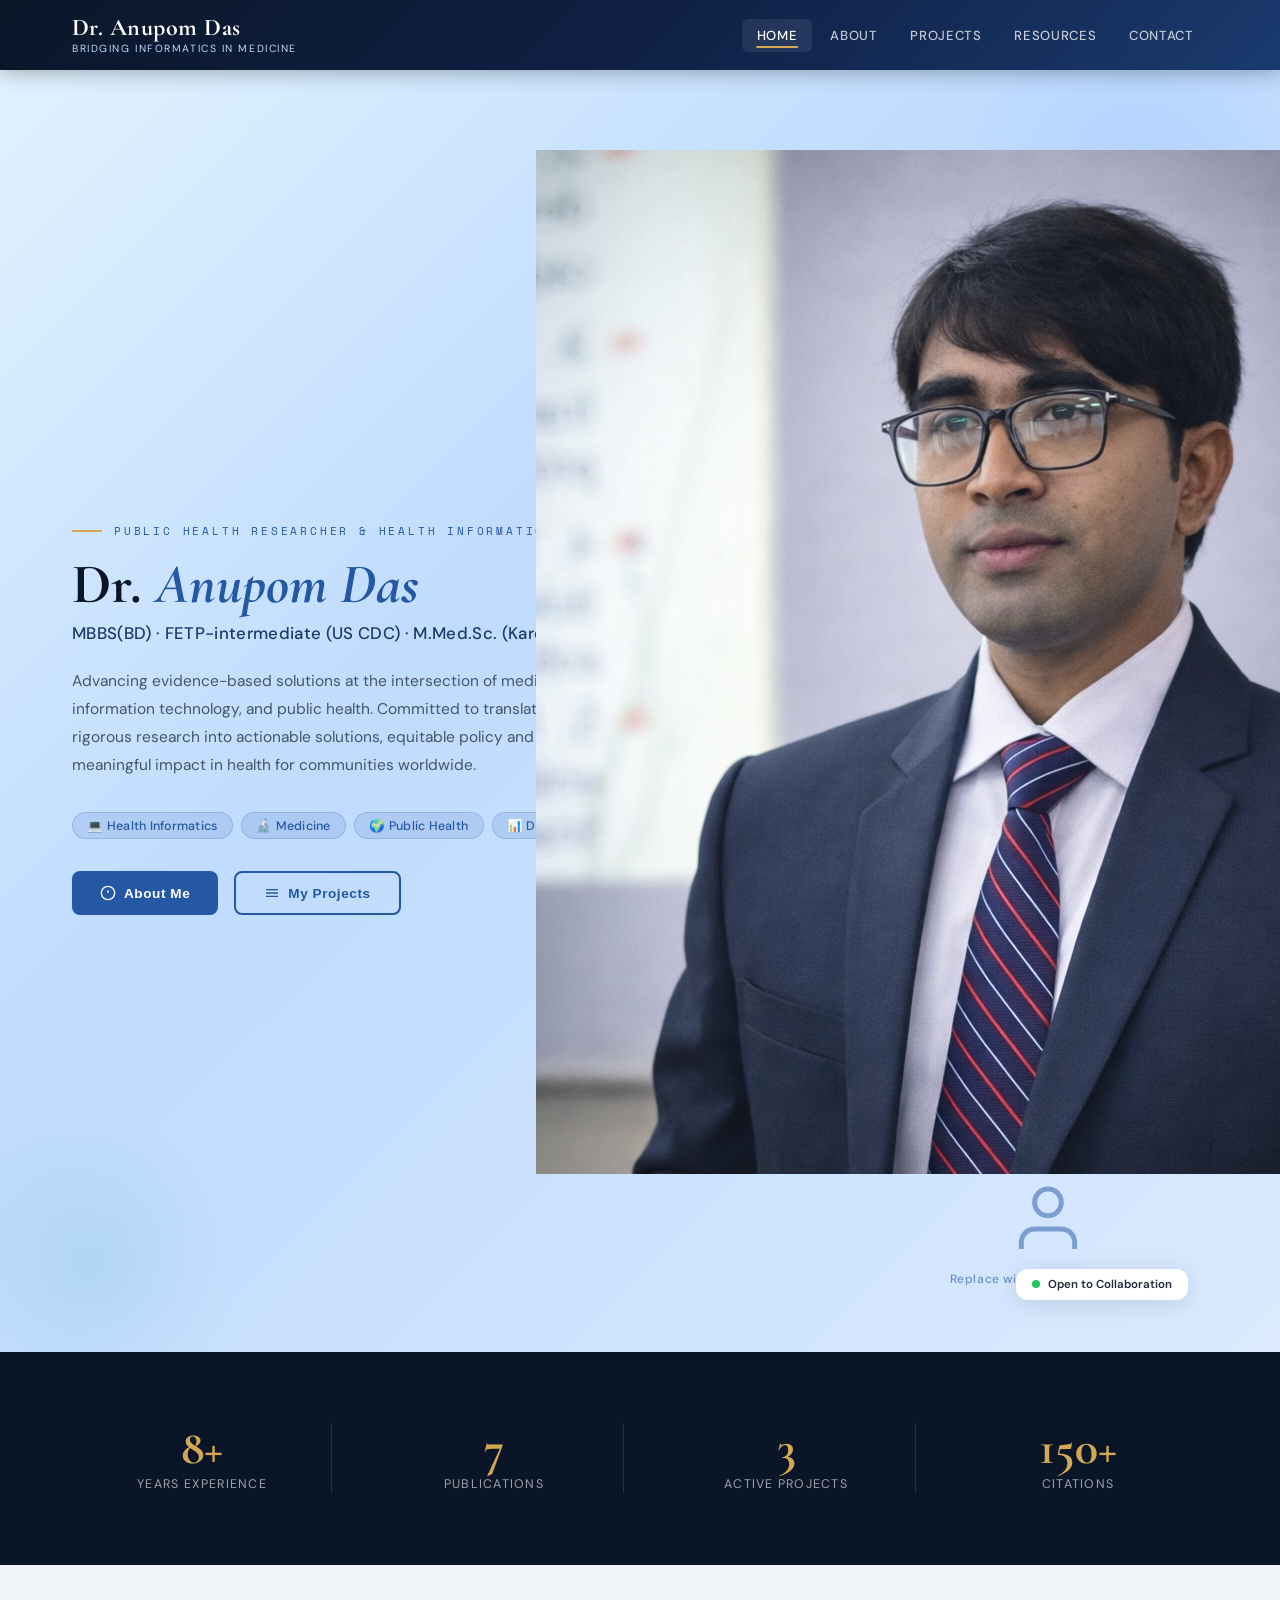
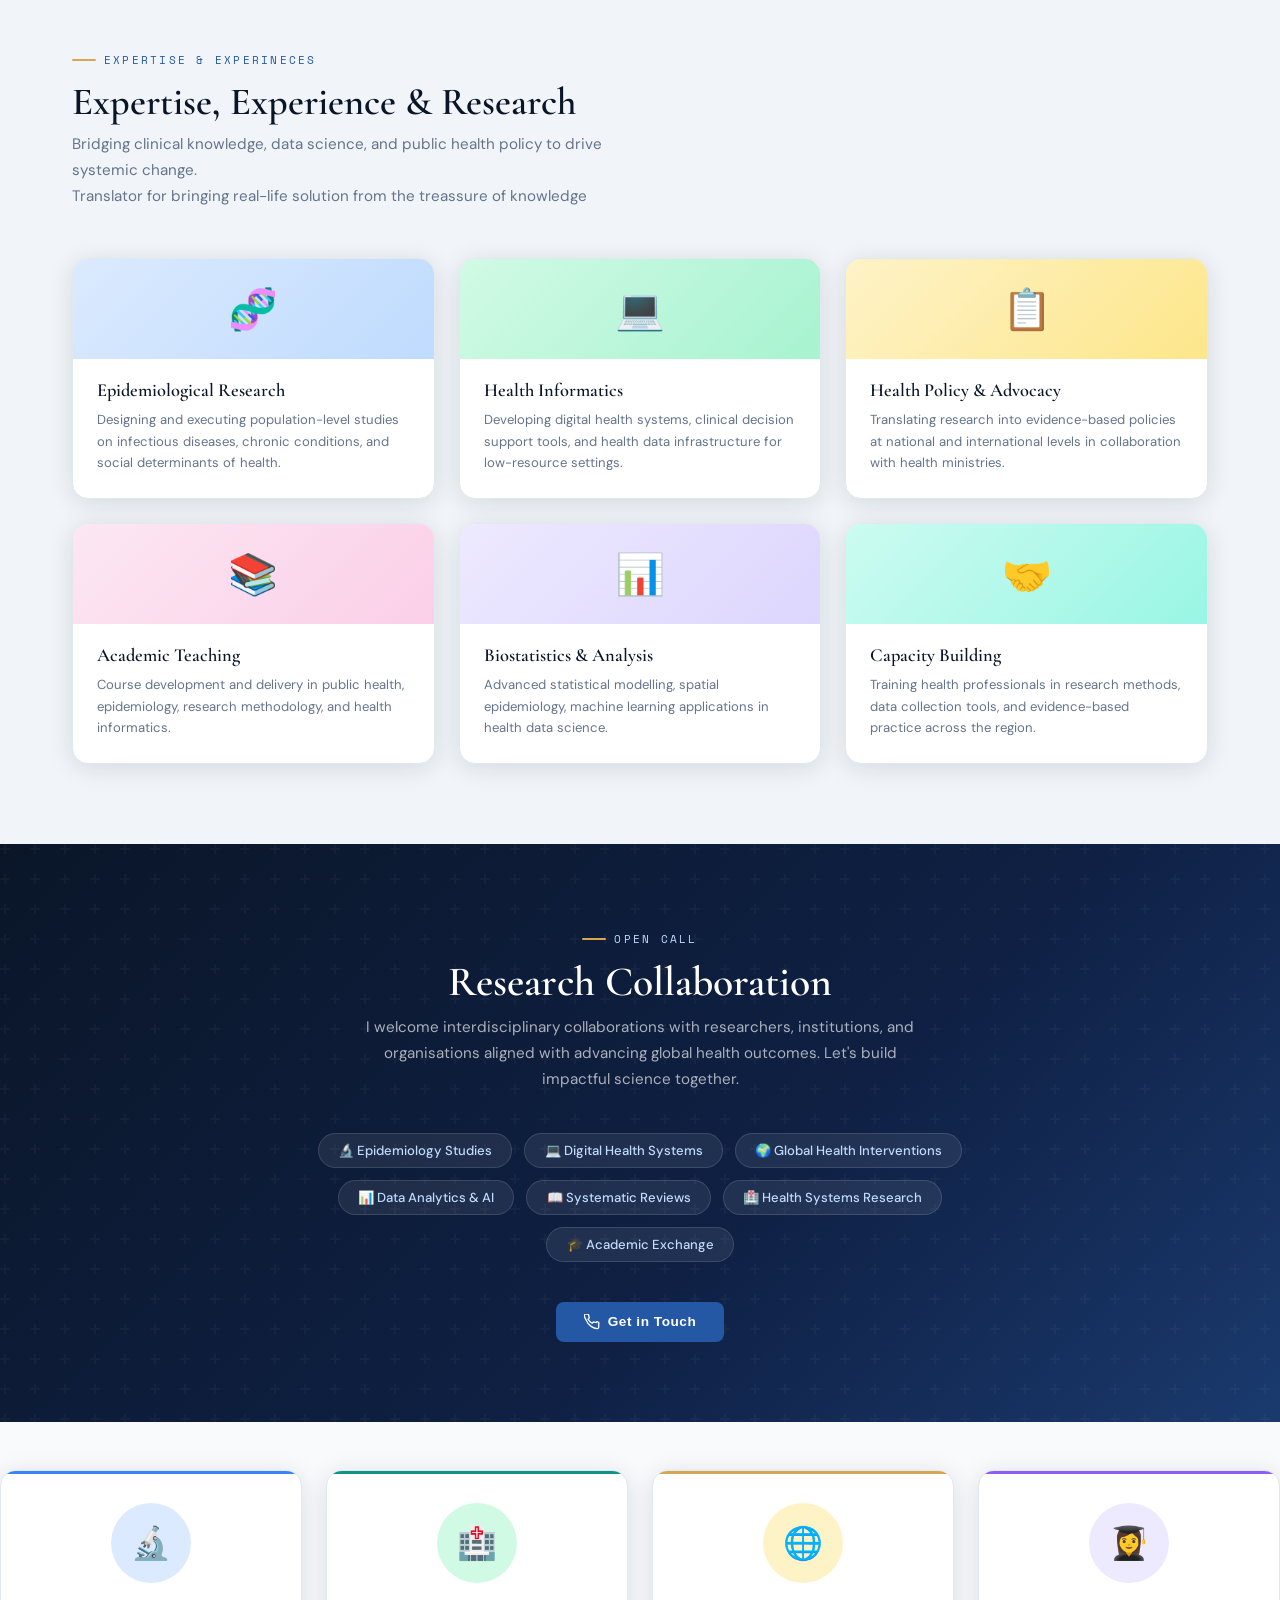
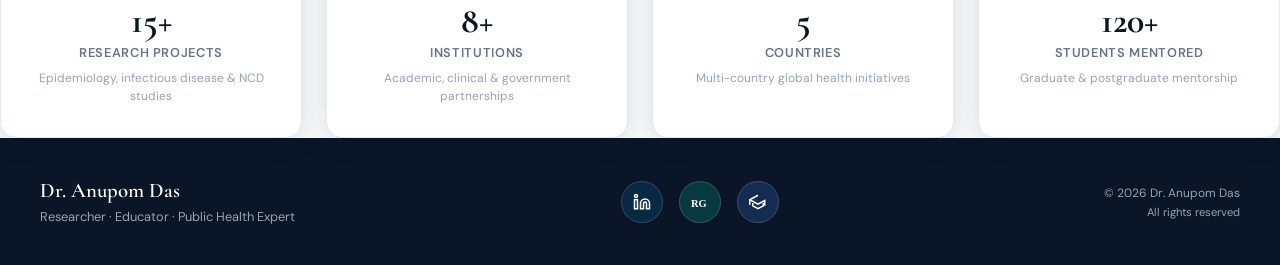
<file: index.html>
<!DOCTYPE html>
<html lang="en">
<head>
  <meta charset="UTF-8">
  <meta name="viewport" content="width=device-width, initial-scale=1.0">
  <title>Dr. Anupom Das | Portfolio</title>

  <!-- Google Fonts -->
  <link href="https://fonts.googleapis.com/css2?family=Cormorant+Garamond:ital,wght@0,300;0,400;0,600;0,700;1,300;1,400&family=DM+Sans:wght@300;400;500;600&family=Space+Mono:wght@400;700&display=swap" rel="stylesheet">

  <!-- Stylesheet -->
  <link rel="stylesheet" href="styles.css">
</head>
<body>

<!-- ══════════════════════════════════════════════════════
     HOME PAGE
══════════════════════════════════════════════════════ -->
<div id="page-home" class="page active">

  <header>
    <div class="header-inner">
      <div class="logo" onclick="showPage('home')">
        <span class="logo-name">Dr. Anupom Das</span>
        <span class="logo-title"> Bridging Informatics in Medicine </span>
      </div>
      <nav>
        <a href="#" class="active"         onclick="showPage('home');      return false;">Home</a>
        <a href="#"                        onclick="showPage('about');     return false;">About</a>
        <a href="#"                        onclick="showPage('projects');  return false;">Projects</a>
        <a href="#"                        onclick="showPage('resources'); return false;">Resources</a>
        <a href="#"                        onclick="showPage('contact');   return false;">Contact</a>
      </nav>
    </div>
  </header>

  <!-- ── BANNER ── -->
  <section class="home-banner">
    <div class="banner-inner">
      <div class="banner-content">
        <p class="banner-kicker"> Public Health Researcher &amp; Health Informatician </p>
        <h1 class="banner-name">Dr. <span> Anupom Das </span></h1>
        <p class="banner-role"> MBBS(BD) · FETP-intermediate (US CDC) · M.Med.Sc. (Karolinska) </p>
        <p class="banner-desc">
          Advancing evidence-based solutions at the intersection of medicine, information technology, and public health.
          Committed to translating rigorous research into actionable solutions, equitable policy and meaningful impact  in health for communities worldwide.
        </p>
        <div class="banner-tags">
          <span class="tag">💻 Health Informatics</span>
          <span class="tag">🔬 Medicine</span>
          <span class="tag">🌍 Public Health</span>
          <span class="tag">📊 Data Mining </span>
        </div>
        <div class="banner-ctas">
          <button class="btn-primary" onclick="showPage('about')">
            <svg width="16" height="16" viewBox="0 0 24 24" fill="none" stroke="currentColor" stroke-width="2">
              <circle cx="12" cy="12" r="10"/><path d="M12 8v4m0 4h.01"/>
            </svg>

            About Me
          </button>
          <button class="btn-outline" onclick="showPage('projects')">
            <svg width="16" height="16" viewBox="0 0 24 24" fill="none" stroke="currentColor" stroke-width="2">
              <path d="M3 7h18M3 12h18M3 17h18"/>
            </svg>
            My Projects
          </button>
        </div>
      </div>

      <!-- Profile Photo -->
      <div class="banner-photo-wrap">
        <div class=" ">
         <img src="photo.jpg" alt="Dr. Anupom Das">
          <!-- REPLACE the div below with: <img src="your-photo.jpg" alt="Dr. Your Name"> -->
          <div class="photo-placeholder">
            <svg width="80" height="80" viewBox="0 0 24 24" fill="none" stroke="#2457a4" stroke-width="1.5">
              <path d="M20 21v-2a4 4 0 0 0-4-4H8a4 4 0 0 0-4 4v2"/>
              <circle cx="12" cy="7" r="4"/>
            </svg>
            <span>Replace with your profile photo</span>
          </div>
        </div>
        <div class="photo-badge">
          <div class="photo-badge-dot"></div>
          <span>Open to Collaboration</span>
        </div>
      </div>
    </div>
  </section>

  <!-- ── STATS STRIP ── -->
  <section class="stats-section">
    <div class="stats-grid">
      <div class="stat-item">
        <span class="stat-num">8+</span>
        <span class="stat-label">Years Experience</span>
      </div>
      <div class="stat-item">
        <span class="stat-num">7 </span>
        <span class="stat-label">Publications</span>
      </div>
      <div class="stat-item">
        <span class="stat-num">3 </span>
        <span class="stat-label">Active Projects</span>
      </div>
      <div class="stat-item">
        <span class="stat-num">150+</span>
        <span class="stat-label">Citations</span>
      </div>
    </div>
  </section>

  <!-- ── WORKS & EXPERTISE ── -->
  <section class="section bg-white">
    <div class="container">
      <p class="section-label"> Expertise &amp; Experineces </p>
      <h2 class="section-title"> Expertise, Experience &amp; Research </h2>
      <p class="section-sub"> Bridging clinical knowledge, data science, and public health policy to drive systemic change.</p>
      <p class="section-sub"> Translator for bringing real-life solution from the treassure of knowledge</p>

      
      <!-- Work Cards -->
      <div class="works-grid" style="margin-top:3rem;">
        <div class="work-card">
          <div class="work-card-icon">🧬</div>
          <div class="work-card-body">
            <h3 class="work-card-title">Epidemiological Research</h3>
            <p class="work-card-text">Designing and executing population-level studies on infectious diseases, chronic conditions, and social determinants of health.</p>
          </div>
        </div>

        <div class="work-card">
          <div class="work-card-icon">💻</div>
          <div class="work-card-body">
            <h3 class="work-card-title">Health Informatics</h3>
            <p class="work-card-text">Developing digital health systems, clinical decision support tools, and health data infrastructure for low-resource settings.</p>
          </div>
        </div>

        <div class="work-card">
          <div class="work-card-icon">📋</div>
          <div class="work-card-body">
            <h3 class="work-card-title">Health Policy &amp; Advocacy</h3>
            <p class="work-card-text">Translating research into evidence-based policies at national and international levels in collaboration with health ministries.</p>
          </div>
        </div>
        <div class="work-card">
          <div class="work-card-icon">📚</div>
          <div class="work-card-body">
            <h3 class="work-card-title">Academic Teaching</h3>
            <p class="work-card-text">Course development and delivery in public health, epidemiology, research methodology, and health informatics.</p>
          </div>
        </div>
        <div class="work-card">
          <div class="work-card-icon">📊</div>
          <div class="work-card-body">
            <h3 class="work-card-title">Biostatistics &amp; Analysis</h3>
            <p class="work-card-text">Advanced statistical modelling, spatial epidemiology, machine learning applications in health data science.</p>
          </div>
        </div>
        <div class="work-card">
          <div class="work-card-icon">🤝</div>
          <div class="work-card-body">
            <h3 class="work-card-title">Capacity Building</h3>
            <p class="work-card-text">Training health professionals in research methods, data collection tools, and evidence-based practice across the region.</p>
          </div>
        </div>
      </div>
    </div>
  </section>

  <!-- ── OPEN COLLABORATION CALL ── -->
  <section class="collab-section">
    <div class="collab-inner">
      <p class="section-label">Open Call</p>
      <h2 class="section-title" style="font-size:2.6rem;">Research Collaboration</h2>
      <p class="section-sub">I welcome interdisciplinary collaborations with researchers, institutions, and organisations aligned with advancing global health outcomes. Let's build impactful science together.</p>
      <div class="collab-areas">
        <span class="collab-tag">🔬 Epidemiology Studies</span>
        <span class="collab-tag">💻 Digital Health Systems</span>
        <span class="collab-tag">🌍 Global Health Interventions</span>
        <span class="collab-tag">📊 Data Analytics &amp; AI</span>
        <span class="collab-tag">📖 Systematic Reviews</span>
        <span class="collab-tag">🏥 Health Systems Research</span>
        <span class="collab-tag">🎓 Academic Exchange</span>
      </div>
      <button class="btn-primary" onclick="showPage('contact')" style="margin:0 auto;display:inline-flex;">
        <svg width="16" height="16" viewBox="0 0 24 24" fill="none" stroke="currentColor" stroke-width="2">
          <path d="M22 16.92v3a2 2 0 01-2.18 2 19.79 19.79 0 01-8.63-3.07A19.5 19.5 0 013.07 8.81a19.79 19.79 0 01-3.07-8.63A2 2 0 012 0h3a2 2 0 012 1.72c.127.96.361 1.903.7 2.81a2 2 0 01-.45 2.11L6.09 7.91a16 16 0 006 6l1.27-1.27a2 2 0 012.11-.45c.907.339 1.85.573 2.81.7A2 2 0 0122 14.92v2z"/>
        </svg>
        Get in Touch
      </button>
    </div>
  </section>

  <!-- Infographics -->
      <div class="infographic-row">
        <div class="infographic-item">
          <div class="infographic-circle">🔬</div>
          <div class="infographic-num">15+</div>
          <div class="infographic-label">Research Projects</div>
          <div class="infographic-desc">Epidemiology, infectious disease &amp; NCD studies</div>
        </div>
        <div class="infographic-item">
          <div class="infographic-circle">🏥</div>
          <div class="infographic-num">8+</div>
          <div class="infographic-label">Institutions</div>
          <div class="infographic-desc">Academic, clinical &amp; government partnerships</div>
        </div>
        <div class="infographic-item">
          <div class="infographic-circle">🌐</div>
          <div class="infographic-num">5</div>
          <div class="infographic-label">Countries</div>
          <div class="infographic-desc">Multi-country global health initiatives</div>
        </div>
        <div class="infographic-item">
          <div class="infographic-circle">👩‍🎓</div>
          <div class="infographic-num">120+</div>
          <div class="infographic-label">Students Mentored</div>
          <div class="infographic-desc">Graduate &amp; postgraduate mentorship</div>
        </div>
      </div>

  <!-- FOOTER -->
  <footer>
    <div class="footer-inner">
      <div class="footer-left">
        <div class="footer-name">Dr. Anupom Das</div>
        <p>Researcher · Educator · Public Health Expert</p>
      </div>
      <div class="footer-social">
        <a href="https://linkedin.com" target="_blank" class="social-icon linkedin" title="LinkedIn">
          <svg viewBox="0 0 24 24" fill="none" stroke="white" stroke-width="2">
            <path d="M16 8a6 6 0 016 6v7h-4v-7a2 2 0 00-2-2 2 2 0 00-2 2v7h-4v-7a6 6 0 016-6z"/>
            <rect x="2" y="9" width="4" height="12"/><circle cx="4" cy="4" r="2"/>
          </svg>
        </a>
        <a href="https://researchgate.net" target="_blank" class="social-icon researchgate" title="ResearchGate">
          <svg viewBox="0 0 24 24" fill="white"><text y="18" font-size="14" font-weight="bold" font-family="serif">RG</text></svg>
        </a>
        <a href="https://scholar.google.com" target="_blank" class="social-icon scholar" title="Google Scholar">
          <svg viewBox="0 0 24 24" fill="none" stroke="white" stroke-width="2">
            <path d="M12 3L1 9l11 6 9-4.91V17M1 9v7"/>
            <path d="M5 13.18v4L12 21l7-3.82v-4"/>
          </svg>
        </a>
      </div>
      <div class="footer-right">
        <p>© 2026 Dr. Anupom Das</p>
        <p style="margin-top:0.25rem;font-size:0.7rem;">All rights reserved</p>
      </div>
    </div>
  </footer>
</div>


<!-- ══════════════════════════════════════════════════════
     ABOUT PAGE
══════════════════════════════════════════════════════ -->
<div id="page-about" class="page">

  <header>
    <div class="header-inner">
      <div class="logo" onclick="showPage('home')">
        <span class="logo-name"> Dr. Anupom Das</span>
        <span class="logo-title"> Researcher enthusiast in Public Health </span>
      </div>
      <nav>
        <a href="#"                        onclick="showPage('home');      return false;">Home</a>
        <a href="#" class="active"         onclick="showPage('about');     return false;">About</a>
        <a href="#"                        onclick="showPage('projects');  return false;">Projects</a>
        <a href="#"                        onclick="showPage('resources'); return false;">Resources</a>
        <a href="#"                        onclick="showPage('contact');   return false;">Contact</a>
      </nav>
    </div>
  </header>

  <!-- ABOUT HERO -->
  <section class="about-header-section">
    <div class="container">
      <p class="section-label">Professional Profile</p>
      <h1 class="section-title" style="font-size:3rem;">About Me</h1>
      <p class="section-sub">Academic researcher, educator and public health professional with over a decade of experience driving impactful health solutions.</p>
    </div>
  </section>

  <!-- CAREER OBJECTIVE & SUMMARY -->
  <section class="section bg-white">
    <div class="container">
      <div class="career-grid">
        <div class="objective-card">
          <p class="section-label">Direction</p>
          <h2 class="section-title" style="font-size:1.8rem;color:white;">Career Objective</h2>
          <p class="objective-text">To leverage extensive expertise in epidemiology, health informatics, and public health research to develop innovative, evidence-based solutions that address complex health challenges, improve health systems, and advance health equity in low- and middle-income countries.</p>
          <p class="objective-text" style="margin-top:1rem;">Committed to collaborative, interdisciplinary approaches that bridge the gap between research, policy, and practice for sustainable health improvements at scale.</p>
        </div>
        <div class="summary-card">
          <p class="section-label">Overview</p>
          <h2 class="section-title" style="font-size:1.8rem;">Career Summary</h2>
          <p class="summary-text">A highly accomplished public health researcher and academic with over 12 years of experience spanning clinical medicine, epidemiology, health informatics, and global health. Proven track record of leading high-impact research projects, securing competitive funding, and publishing in peer-reviewed journals.</p>
          <p class="summary-text" style="margin-top:0.75rem;">Expertise in designing mixed-methods studies, analysing complex health data, and translating findings into policy-relevant recommendations. Committed to mentoring emerging researchers and building institutional research capacity.</p>
          <div style="display:flex;gap:1rem;margin-top:1.5rem;flex-wrap:wrap;">
            <div style="text-align:center;padding:0.75rem 1.25rem;background:var(--pale);border-radius:10px;">
              <div style="font-family:'Cormorant Garamond',serif;font-size:1.8rem;font-weight:700;color:var(--navy);">MBBS</div>
              <div style="font-size:0.7rem;color:var(--text-light);text-transform:uppercase;letter-spacing:0.05em;">Medical Degree</div>
            </div>
            <div style="text-align:center;padding:0.75rem 1.25rem;background:var(--pale);border-radius:10px;">
              <div style="font-family:'Cormorant Garamond',serif;font-size:1.8rem;font-weight:700;color:var(--navy);">FETP-intermediate</div>
              <div style="font-size:0.7rem;color:var(--text-light);text-transform:uppercase;letter-spacing:0.05em;">Fellowship Training in Field Epidemiology</div>
            </div>
            <div style="text-align:center;padding:0.75rem 1.25rem;background:var(--pale);border-radius:10px;">
              <div style="font-family:'Cormorant Garamond',serif;font-size:1.8rem;font-weight:700;color:var(--navy);">M.Med.Sc </div>
              <div style="font-size:0.7rem;color:var(--text-light);text-transform:uppercase;letter-spacing:0.05em;">Health Informatics- Karolinska Institutet </div>
            </div>
          </div>
        </div>
      </div>
    </div>
  </section>

  <!-- WORK EXPERIENCE -->
  <section class="section bg-light">
    <div class="container">
      <p class="section-label">Career Journey</p>
      <h2 class="section-title">Work Experience</h2>
      <p class="section-sub">A progression of roles spanning academia, research institutions, and public health organisations.</p>
      <div class="timeline" style="margin-top:3rem;">
        <div class="timeline-item">
          <p class="timeline-date">2022 — 2025</p>
          <h3 class="timeline-title">Medical Officer &amp; Field Epidemiologist </h3>
          <p class="timeline-org"> Ministry of the Health and Family Welfare, Government of Bangladesh </p>
          <p class="timeline-desc">Leading a research group focused on digital epidemiology and health systems strengthening. Overseeing 5 PhD students and managing 3 active research grants.</p>
        </div>
        <div class="timeline-item">
          <p class="timeline-date">2021 — 2022</p>
          <h3 class="timeline-title">Medical Office (Management Information System) </h3>
          <p class="timeline-org"> Ministry of the Health and Family Welfare, Government of Bangladesh </p>
          <p class="timeline-desc">Led cross-national research projects on infectious disease surveillance and health system resilience. Published 14 peer-reviewed papers. Developed a community-based health monitoring platform across 3 countries.</p>
        </div>
        <div class="timeline-item">
          <p class="timeline-date"> 2020 — 2021 </p>
          <h3 class="timeline-title">Medical Officer (COVID-19) </h3>
          <p class="timeline-org"> Ministry of the Health and Family Welfare, Government of Bangladesh </p>
          <p class="timeline-desc">Spearheaded implementation of the national electronic health records system serving 200+ health facilities. Contributed to national disease surveillance protocols.</p>
        </div>
        <div class="timeline-item">
          <p class="timeline-date">2018 — 2020</p>
          <h3 class="timeline-title"> Research Medical Officer (NCD Surveillance) </h3>
          <p class="timeline-org"> James P Grant School of Public Health, BRAC University </p>
          <p class="timeline-desc">Provided clinical care in internal medicine and preventive health. Initiated data quality improvement initiatives and participated in public health outbreak responses.</p>
        </div>
        <div class="timeline-item">
          <p class="timeline-date">2018 — 2019</p>
          <h3 class="timeline-title"> Research Associate (Iron-fortified Lentil Clinical Trial) </h3>
          <p class="timeline-org"> BRAC Research </p>
          <p class="timeline-desc">Provided clinical care in internal medicine and preventive health. Initiated data quality improvement initiatives and participated in public health outbreak responses.</p>
        </div>
        <div class="timeline-item">
          <p class="timeline-date">2017 — 2018</p>
          <h3 class="timeline-title"> Research Physician (JiVitA Micronutrient Supplementation Project) </h3>
          <p class="timeline-org"> JiVitA Project, Johns Hopkins University </p>
          <p class="timeline-desc">Provided clinical care in internal medicine and preventive health. Initiated data quality improvement initiatives and participated in public health outbreak responses.</p>
        </div>
      </div>
    </div>
  </section>

  <!-- EDUCATION -->
  <section class="section bg-white">
    <div class="container">
      <p class="section-label">Academic Formation</p>
      <h2 class="section-title">Education</h2>
      <div class="edu-grid">
        <div class="edu-card">
          <div class="edu-degree"> M.Med.Sc in Health Informatics</div>
          <div class="edu-institution"> Karolinska Instutet, Sweden & Stockholm Universitiet, Sweden </div>
          <div class="edu-year">2025 – 2027</div>
          <p style="font-size:0.8rem;color:var(--text-light);margin-top:0.5rem;line-height:1.6;">Thesis: "Digital Surveillance Systems and Outbreak Response Capacity in Low-Income Settings"</p>
        </div>
        <div class="edu-card">
          <div class="edu-degree"> Field Epidemiology Training Program (FETP)- Intermediate </div>
          <div class="edu-institution"> Institute of Epidemiology, Disese Control and Research (IEDCR), Bangladesh </div>
          <div class="edu-year">2022 – 2023</div>
          <p style="font-size:0.8rem;color:var(--text-light);margin-top:0.5rem;line-height:1.6;">Specialisation in Health Informatics and Epidemiology. Graduated with Distinction.</p>
        </div>
        <div class="edu-card">
          <div class="edu-degree"> MBBS (Bachelor of Medicine, Bachelor of Surgery)</div>
          <div class="edu-institution"> Rangpur Medical College, University of Rajshahi, Bangladesh </div>
          <div class="edu-year">2010 – 2015</div>
          <p style="font-size:0.8rem;color:var(--text-light);margin-top:0.5rem;line-height:1.6;">Clinical medicine with rotations in internal medicine, surgery, paediatrics, and community health.</p>
        </div>
      </div>
    </div>
  </section>

  <!-- TRAININGS -->
  <section class="section bg-light">
    <div class="container">
      <p class="section-label">Professional Development</p>
      <h2 class="section-title">Trainings &amp; Certifications</h2>
      <div class="trainings-grid">
        <div class="training-card"><div class="training-icon">📊</div><div class="training-info"><h4>Advanced Biostatistics</h4><p>Johns Hopkins University · 2022</p></div></div>
        <div class="training-card"><div class="training-icon">🤖</div><div class="training-info"><h4>Machine Learning in Health</h4><p>Stanford Online · 2023</p></div></div>
        <div class="training-card"><div class="training-icon">📋</div><div class="training-info"><h4>Systematic Reviews &amp; Meta-Analysis</h4><p>Cochrane Collaboration · 2021</p></div></div>
        <div class="training-card"><div class="training-icon">🌐</div><div class="training-info"><h4>Global Health Leadership</h4><p>WHO Leadership Academy · 2020</p></div></div>
        <div class="training-card"><div class="training-icon">💻</div><div class="training-info"><h4>Health Informatics Implementation</h4><p>HIMSS Certification · 2019</p></div></div>
        <div class="training-card"><div class="training-icon">🔬</div><div class="training-info"><h4>Clinical Research Methodology</h4><p>NIH Training Program · 2018</p></div></div>
        <div class="training-card"><div class="training-icon">📖</div><div class="training-info"><h4>Scientific Writing &amp; Publication</h4><p>Nature Masterclasses · 2022</p></div></div>
        <div class="training-card"><div class="training-icon">🏛️</div><div class="training-info"><h4>Research Ethics &amp; Integrity</h4><p>CITI Program · 2021</p></div></div>
        <div class="training-card"><div class="training-icon">📡</div><div class="training-info"><h4>Geographic Information Systems</h4><p>ESRI Training · 2020</p></div></div>
      </div>
    </div>
  </section>

  <!-- PUBLICATIONS -->
  <section class="section bg-white">
    <div class="container">
      <p class="section-label">Scholarly Output</p>
      <h2 class="section-title">Selected Publications</h2>
      <p class="section-sub">A curated selection from 7+ peer-reviewed publications in international journals.</p>
      <div class="pub-list">
        <div class="pub-item">
          <div class="pub-num">01</div>
          <div class="pub-content">
            <h4>Digital Surveillance Systems and Epidemic Response Capacity in Sub-Saharan Africa: A Systematic Review</h4>
            <p class="pub-meta">Your Name, Co-Author A, Co-Author B · 2024</p>
            <p class="pub-journal">The Lancet Digital Health · DOI: 10.xxxx/xxxxx</p>
          </div>
        </div>
        <div class="pub-item">
          <div class="pub-num">02</div>
          <div class="pub-content">
            <h4>Artificial Intelligence in Low-Resource Health Settings: Opportunities, Challenges and Ethical Considerations</h4>
            <p class="pub-meta">Your Name, Co-Author C · 2023</p>
            <p class="pub-journal">PLOS Medicine · DOI: 10.xxxx/xxxxx</p>
          </div>
        </div>
        <div class="pub-item">
          <div class="pub-num">03</div>
          <div class="pub-content">
            <h4>Determinants of Health Information System Adoption in Public Hospitals: A Mixed-Methods Study</h4>
            <p class="pub-meta">Your Name, Co-Author D, Co-Author E · 2022</p>
            <p class="pub-journal">International Journal of Medical Informatics · DOI: 10.xxxx/xxxxx</p>
          </div>
        </div>
        <div class="pub-item">
          <div class="pub-num">04</div>
          <div class="pub-content">
            <h4>Community-Based Participatory Research for NCD Prevention: Evidence from a Multi-Site Trial</h4>
            <p class="pub-meta">Your Name et al. · 2021</p>
            <p class="pub-journal">Bulletin of the World Health Organization · DOI: 10.xxxx/xxxxx</p>
          </div>
        </div>
        <div class="pub-item">
          <div class="pub-num">05</div>
          <div class="pub-content">
            <h4>Epidemiology of Antimicrobial Resistance in Community Settings: A Population-Based Cohort Study</h4>
            <p class="pub-meta">Your Name, Co-Author F · 2020</p>
            <p class="pub-journal">Emerging Infectious Diseases · DOI: 10.xxxx/xxxxx</p>
          </div>
        </div>
      </div>
    </div>
  </section>

  <footer>
    <div class="footer-inner">
      <div class="footer-left">
        <div class="footer-name">Dr. Anupom Das </div>
        <p>Researcher · Educator · Public Health Expert</p>
      </div>
      <div class="footer-social">
        <a href="https://linkedin.com" target="_blank" class="social-icon linkedin" title="LinkedIn">
          <svg viewBox="0 0 24 24" fill="none" stroke="white" stroke-width="2"><path d="M16 8a6 6 0 016 6v7h-4v-7a2 2 0 00-2-2 2 2 0 00-2 2v7h-4v-7a6 6 0 016-6z"/><rect x="2" y="9" width="4" height="12"/><circle cx="4" cy="4" r="2"/></svg>
        </a>
        <a href="https://researchgate.net" target="_blank" class="social-icon researchgate" title="ResearchGate">
          <svg viewBox="0 0 24 24" fill="white"><text y="18" font-size="14" font-weight="bold" font-family="serif">RG</text></svg>
        </a>
        <a href="https://scholar.google.com" target="_blank" class="social-icon scholar" title="Google Scholar">
          <svg viewBox="0 0 24 24" fill="none" stroke="white" stroke-width="2"><path d="M12 3L1 9l11 6 9-4.91V17M1 9v7"/><path d="M5 13.18v4L12 21l7-3.82v-4"/></svg>
        </a>
      </div>
      <div class="footer-right"><p>© 2026 Dr. Anupom Das </p></div>
    </div>
  </footer>
</div>


<!-- ══════════════════════════════════════════════════════
     PROJECTS PAGE
══════════════════════════════════════════════════════ -->
<div id="page-projects" class="page">

  <header>
    <div class="header-inner">
      <div class="logo" onclick="showPage('home')">
        <span class="logo-name">Dr. Anupom Das </span>
        <span class="logo-title"> Bridging technical solution in healthcare, medicine and reserach </span>
      </div>
      <nav>
        <a href="#"                        onclick="showPage('home');      return false;">Home</a>
        <a href="#"                        onclick="showPage('about');     return false;">About</a>
        <a href="#" class="active"         onclick="showPage('projects');  return false;">Projects</a>
        <a href="#"                        onclick="showPage('resources'); return false;">Resources</a>
        <a href="#"                        onclick="showPage('contact');   return false;">Contact</a>
      </nav>
    </div>
  </header>

  <section class="projects-hero">
    <div class="container">
      <p class="section-label">Active Research</p>
      <h1 class="section-title" style="color:white;font-size:3rem;">Current Projects</h1>
      <p class="section-sub">Ongoing research initiatives spanning epidemiology, health systems, and digital health innovation.</p>
    </div>
  </section>

  <section class="section bg-white">
    <div class="container">
      <p class="section-label">Research Portfolio</p>
      <h2 class="section-title">My Current Projects</h2>
      <p class="section-sub">Each project addresses a critical gap in public health knowledge with robust methodology and multi-stakeholder partnerships.</p>

      <div style="margin-top:3rem;">

        <div class="project-card-full">
          <div class="project-card-header">
            <div class="project-num">01</div>
            <div class="project-header-info">
              <h3>AI-Powered Disease Surveillance System for Low-Resource Settings</h3>
              <span class="project-status status-active">● Active</span>
            </div>
          </div>
          <div class="project-body">
            <p>This project develops and validates a machine learning-driven disease surveillance platform for health facilities with limited digital infrastructure. The system integrates real-time data from community health workers, facility reports, and environmental sensors to enable early outbreak detection with a minimum 5-day advance warning.</p>
            <div class="project-meta-row">
              <div class="project-meta-item">📅 <strong>Duration:</strong> 2023 – 2026</div>
              <div class="project-meta-item">💰 <strong>Funder:</strong> Wellcome Trust / NIH</div>
              <div class="project-meta-item">🌍 <strong>Sites:</strong> 3 countries</div>
            </div>
            <a href="#" class="project-link">📄 Project Page</a>
            <a href="#" class="project-link">📊 Data Dashboard</a>
            <a href="#" class="project-link">📖 Publications</a>
          </div>
        </div>

        <div class="project-card-full">
          <div class="project-card-header">
            <div class="project-num">02</div>
            <div class="project-header-info">
              <h3>Non-Communicable Disease Prevention Through Community Engagement</h3>
              <span class="project-status status-ongoing">● Ongoing</span>
            </div>
          </div>
          <div class="project-body">
            <p>A community-based participatory research project evaluating culturally-adapted health promotion interventions on NCD risk factors including hypertension, diabetes, and obesity. Uses a cluster-randomised controlled trial design across 24 communities with a 3-year follow-up.</p>
            <div class="project-meta-row">
              <div class="project-meta-item">📅 <strong>Duration:</strong> 2022 – 2025</div>
              <div class="project-meta-item">💰 <strong>Funder:</strong> WHO / National Research Fund</div>
              <div class="project-meta-item">👥 <strong>Participants:</strong> 4,800</div>
            </div>
            <a href="#" class="project-link">📄 Protocol Paper</a>
            <a href="#" class="project-link">🗺️ Trial Registry</a>
          </div>
        </div>

        <div class="project-card-full">
          <div class="project-card-header">
            <div class="project-num">03</div>
            <div class="project-header-info">
              <h3>Electronic Health Records Implementation &amp; Quality Improvement</h3>
              <span class="project-status status-ongoing">● Ongoing</span>
            </div>
          </div>
          <div class="project-body">
            <p>This implementation science project evaluates barriers, facilitators, and health outcomes associated with EHR adoption in public district hospitals. Using a mixed-methods approach, the research develops a practical implementation framework for national scale-up with focus on interoperability and data quality.</p>
            <div class="project-meta-row">
              <div class="project-meta-item">📅 <strong>Duration:</strong> 2024 – 2027</div>
              <div class="project-meta-item">💰 <strong>Funder:</strong> Digital Health Initiative</div>
              <div class="project-meta-item">🏥 <strong>Sites:</strong> 18 hospitals</div>
            </div>
            <a href="#" class="project-link">📄 Study Overview</a>
            <a href="#" class="project-link">🔧 Open Toolkit</a>
          </div>
        </div>

        <div class="project-card-full">
          <div class="project-card-header">
            <div class="project-num">04</div>
            <div class="project-header-info">
              <h3>Antimicrobial Resistance Epidemiology in Community Settings</h3>
              <span class="project-status status-planning">⚙ Planning Phase</span>
            </div>
          </div>
          <div class="project-body">
            <p>A prospective cohort study investigating the emergence, spread, and determinants of antimicrobial resistance in community settings. Leverages genomic surveillance, spatial epidemiology, and social network analysis to map transmission pathways and identify high-risk population clusters.</p>
            <div class="project-meta-row">
              <div class="project-meta-item">📅 <strong>Duration:</strong> 2025 – 2029</div>
              <div class="project-meta-item">💰 <strong>Funder:</strong> Under review – UKRI</div>
              <div class="project-meta-item">🔬 <strong>Approach:</strong> Genomic + Spatial</div>
            </div>
            <a href="#" class="project-link">📋 Concept Note</a>
            <a href="#" class="project-link">🤝 Collaborate</a>
          </div>
        </div>

      </div>
    </div>
  </section>

  <footer>
    <div class="footer-inner">
      <div class="footer-left">
        <div class="footer-name">Dr. Anupom Das </div>
        <p>Researcher · Educator · Public Health Expert</p>
      </div>
      <div class="footer-social">
        <a href="https://linkedin.com" target="_blank" class="social-icon linkedin" title="LinkedIn">
          <svg viewBox="0 0 24 24" fill="none" stroke="white" stroke-width="2"><path d="M16 8a6 6 0 016 6v7h-4v-7a2 2 0 00-2-2 2 2 0 00-2 2v7h-4v-7a6 6 0 016-6z"/><rect x="2" y="9" width="4" height="12"/><circle cx="4" cy="4" r="2"/></svg>
        </a>
        <a href="https://researchgate.net" target="_blank" class="social-icon researchgate" title="ResearchGate">
          <svg viewBox="0 0 24 24" fill="white"><text y="18" font-size="14" font-weight="bold" font-family="serif">RG</text></svg>
        </a>
        <a href="https://scholar.google.com" target="_blank" class="social-icon scholar" title="Google Scholar">
          <svg viewBox="0 0 24 24" fill="none" stroke="white" stroke-width="2"><path d="M12 3L1 9l11 6 9-4.91V17M1 9v7"/><path d="M5 13.18v4L12 21l7-3.82v-4"/></svg>
        </a>
      </div>
      <div class="footer-right"><p>© 2026 Dr. Anupom Das </p></div>
    </div>
  </footer>
</div>


<!-- ══════════════════════════════════════════════════════
     RESOURCES PAGE
══════════════════════════════════════════════════════ -->
<div id="page-resources" class="page">

  <header>
    <div class="header-inner">
      <div class="logo" onclick="showPage('home')">
        <span class="logo-name">Dr. Anupom Das </span>
        <span class="logo-title"> Diversity- Unity- Universality </span>
      </div>
      <nav>
        <a href="#"                        onclick="showPage('home');      return false;">Home</a>
        <a href="#"                        onclick="showPage('about');     return false;">About</a>
        <a href="#"                        onclick="showPage('projects');  return false;">Projects</a>
        <a href="#" class="active"         onclick="showPage('resources'); return false;">Resources</a>
        <a href="#"                        onclick="showPage('contact');   return false;">Contact</a>
      </nav>
    </div>
  </header>

  <section class="resources-hero">
    <div class="container">
      <p class="section-label">Knowledge Hub</p>
      <h1 class="section-title" style="color:white;font-size:3rem;">Resources</h1>
      <p class="section-sub">Curated reading lists, tools, and references across public health, informatics, philosophy, literature, and beyond.</p>
    </div>
  </section>

  <!-- PUBLIC HEALTH -->
  <div class="resource-category">
    <div class="container">
      <div class="resource-cat-header">
        <div class="resource-cat-icon" style="background:#dbeafe;">🏥</div>
        <div>
          <h2 class="resource-cat-title">Public Health</h2>
          <p class="resource-cat-sub">Epidemiology, global health, policy, and prevention science resources</p>
        </div>
      </div>
      <div class="resources-grid">
        <a href="#" class="resource-item"><h4> Public Health Resource-1 </h4><p> Research Methods in Public Health (Updated Later).</p><span class="resource-type type-link">🔗 Resource-1 Link </span></a>
        <a href="#" class="resource-item"><h4> Public Health Resource-2 </h4><p> You will find Project 2 resources here .</p><span class="resource-type type-link">🔗 Resource-2 Link </span></a>
        <a href="#" class="resource-item"><h4> Public Health Resource-2 –  Project </h4><p> Project 3 Resources.</p><span class="resource-type type-book">📚 Resources-2 Link </span></a>
      </div>
    </div>
  </div>

  <!-- HEALTH INFORMATICS -->
  <div class="resource-category" style="background:var(--gray-100);">
    <div class="container">
      <div class="resource-cat-header">
        <div class="resource-cat-icon" style="background:#d1fae5;">💻</div>
        <div>
          <h2 class="resource-cat-title">Health Informatics</h2>
          <p class="resource-cat-sub">Digital health, EHR systems, clinical decision support, and health data science</p>
        </div>
      </div>
      <div class="resources-grid">
        <a href="#" class="resource-item"><h4> CDS Tools </h4><p> My CDS Tools here.</p><span class="resource-type type-link">🔗 DM CDS </span></a>
        <a href="#" class="resource-item"><h4> EHR  – Project &amp; Product </h4><p> EHR Related works.</p><span class="resource-type type-book">📚 EHR Project</a>
        <a href="#" class="resource-item"><h4> Portfolio Site </h4><p> My developed Portfolios .</p><span class="resource-type type-link">🔗 Documentation</span></a>
        <a href="#" class="resource-item"><h4>Machine Learning for Healthcare</h4><p>MIT OpenCourseWare materials on clinical prediction models and healthcare AI.</p><span class="resource-type type-video">▶ Course</span></a>
        <a href="#" class="resource-item"><h4>Digital Health Implementation Playbook</h4><p>WHO guidance for national digital health strategies and implementation frameworks.</p><span class="resource-type type-pdf">📄 PDF</span></a>
        <a href="#" class="resource-item"><h4>Journal of the American Medical Informatics Association</h4><p>Leading peer-reviewed journal publishing health informatics research and methods.</p><span class="resource-type type-link">🔗 Journal</span></a>
      </div>
    </div>
  </div>

  <!-- HISTORY AND PHILOSOPHY -->
  <div class="resource-category">
    <div class="container">
      <div class="resource-cat-header">
        <div class="resource-cat-icon" style="background:#fef3c7;">📜</div>
        <div>
          <h2 class="resource-cat-title">History &amp; Philosophy</h2>
          <p class="resource-cat-sub">Philosophy of medicine, history of science, ethics, and intellectual foundations</p>
        </div>
      </div>
      <div class="resources-grid">
        <a href="#" class="resource-item"><h4>The Structure of Scientific Revolutions – T.S. Kuhn</h4><p>Landmark text on how scientific paradigms shift, with profound implications for medicine.</p><span class="resource-type type-book">📚 Classic</span></a>
        <a href="#" class="resource-item"><h4>The Birth of the Clinic – Michel Foucault</h4><p>Archaeological analysis of the emergence of clinical medicine and medical perception.</p><span class="resource-type type-book">📚 Classic</span></a>
        <a href="#" class="resource-item"><h4>History of Medicine – Roy Porter</h4><p>Accessible comprehensive survey from antiquity through the twentieth century.</p><span class="resource-type type-book">📚 History</span></a>
        <a href="#" class="resource-item"><h4>Principles of Biomedical Ethics – Beauchamp &amp; Childress</h4><p>Foundational bioethics text covering autonomy, beneficence, non-maleficence, and justice.</p><span class="resource-type type-book">📚 Ethics</span></a>
        <a href="#" class="resource-item"><h4>The Logic of Scientific Discovery – Karl Popper</h4><p>Philosophical foundations of scientific methodology and the principle of falsifiability.</p><span class="resource-type type-book">📚 Philosophy</span></a>
        <a href="#" class="resource-item"><h4>Journal of the History of Medicine</h4><p>Peer-reviewed journal on the historical development of medicine and health.</p><span class="resource-type type-link">🔗 Journal</span></a>
      </div>
    </div>
  </div>

  <!-- LITERATURE -->
  <div class="resource-category" style="background:var(--gray-100);">
    <div class="container">
      <div class="resource-cat-header">
        <div class="resource-cat-icon" style="background:#ede9fe;">📖</div>
        <div>
          <h2 class="resource-cat-title">Literature</h2>
          <p class="resource-cat-sub">Narrative medicine, health humanities, creative nonfiction, and recommended reading</p>
        </div>
      </div>
      <div class="resources-grid">
        <a href="#" class="resource-item"><h4>The Spirit Catches You and You Fall Down – A. Fadiman</h4><p>A profound exploration of cultural collision in medicine and the meaning of care.</p><span class="resource-type type-book">📚 Narrative</span></a>
        <a href="#" class="resource-item"><h4>Being Mortal – Atul Gawande</h4><p>A surgeon's reflection on medicine's limits and the importance of dying well.</p><span class="resource-type type-book">📚 Narrative</span></a>
        <a href="#" class="resource-item"><h4>When Breath Becomes Air – Paul Kalanithi</h4><p>A neurosurgeon's memoir on life, death, and what makes human existence meaningful.</p><span class="resource-type type-book">📚 Memoir</span></a>
        <a href="#" class="resource-item"><h4>The Plague – Albert Camus</h4><p>Allegorical novel exploring epidemic, human solidarity, and medical response.</p><span class="resource-type type-book">📚 Fiction</span></a>
        <a href="#" class="resource-item"><h4>Mountains Beyond Mountains – Tracy Kidder</h4><p>The story of Paul Farmer and Partners in Health bringing medicine to the poor.</p><span class="resource-type type-book">📚 Biography</span></a>
        <a href="#" class="resource-item"><h4>Literature and Medicine Journal</h4><p>Academic journal exploring the intersections of literary studies and medical practice.</p><span class="resource-type type-link">🔗 Journal</span></a>
      </div>
    </div>
  </div>

  <!-- MISCELLANEOUS -->
  <div class="resource-category">
    <div class="container">
      <div class="resource-cat-header">
        <div class="resource-cat-icon" style="background:#ccfbf1;">🌟</div>
        <div>
          <h2 class="resource-cat-title">Miscellaneous</h2>
          <p class="resource-cat-sub">Productivity tools, research software, podcasts, and other curated resources</p>
        </div>
      </div>
      <div class="resources-grid">
        <a href="#" class="resource-item"><h4>Zotero Reference Manager</h4><p>Free, open-source reference management software for collecting, organising and citing research.</p><span class="resource-type type-link">🔗 Tool</span></a>
        <a href="#" class="resource-item"><h4>R for Statistical Computing</h4><p>Free software environment for statistical computing and graphics used in epidemiology.</p><span class="resource-type type-link">🔗 Software</span></a>
        <a href="#" class="resource-item"><h4>The Lancet Podcast</h4><p>Weekly discussions of new research, perspectives, and public health issues from the editors.</p><span class="resource-type type-video">▶ Podcast</span></a>
        <a href="#" class="resource-item"><h4>Coursera Research Methods Specialisation</h4><p>Multi-course series covering qualitative, quantitative, and mixed-methods research design.</p><span class="resource-type type-video">▶ Course</span></a>
        <a href="#" class="resource-item"><h4>GRADE Evidence Assessment Framework</h4><p>Guidelines for grading evidence in systematic reviews and health guideline development.</p><span class="resource-type type-pdf">📄 Framework</span></a>
        <a href="#" class="resource-item"><h4>Mendeley Desktop</h4><p>Reference and PDF management tool with social networking features for researchers.</p><span class="resource-type type-link">🔗 Tool</span></a>
      </div>
    </div>
  </div>

  <footer>
    <div class="footer-inner">
      <div class="footer-left">
        <div class="footer-name">Dr. Anupom Das </div>
        <p>Researcher · Educator · Public Health Expert</p>
      </div>
      <div class="footer-social">
        <a href="https://linkedin.com" target="_blank" class="social-icon linkedin" title="LinkedIn">
          <svg viewBox="0 0 24 24" fill="none" stroke="white" stroke-width="2"><path d="M16 8a6 6 0 016 6v7h-4v-7a2 2 0 00-2-2 2 2 0 00-2 2v7h-4v-7a6 6 0 016-6z"/><rect x="2" y="9" width="4" height="12"/><circle cx="4" cy="4" r="2"/></svg>
        </a>
        <a href="https://researchgate.net" target="_blank" class="social-icon researchgate" title="ResearchGate">
          <svg viewBox="0 0 24 24" fill="white"><text y="18" font-size="14" font-weight="bold" font-family="serif">RG</text></svg>
        </a>
        <a href="https://scholar.google.com" target="_blank" class="social-icon scholar" title="Google Scholar">
          <svg viewBox="0 0 24 24" fill="none" stroke="white" stroke-width="2"><path d="M12 3L1 9l11 6 9-4.91V17M1 9v7"/><path d="M5 13.18v4L12 21l7-3.82v-4"/></svg>
        </a>
      </div>
      <div class="footer-right"><p>© 2026 Dr. Anupom Das </p></div>
    </div>
  </footer>
</div>


<!-- ══════════════════════════════════════════════════════
     CONTACT PAGE
══════════════════════════════════════════════════════ -->
<div id="page-contact" class="page">

  <header>
    <div class="header-inner">
      <div class="logo" onclick="showPage('home')">
        <span class="logo-name">Dr. Anupom Das </span>
        <span class="logo-title"> Commited to bring change for positivity </span>
      </div>
      <nav>
        <a href="#"                        onclick="showPage('home');      return false;">Home</a>
        <a href="#"                        onclick="showPage('about');     return false;">About</a>
        <a href="#"                        onclick="showPage('projects');  return false;">Projects</a>
        <a href="#"                        onclick="showPage('resources'); return false;">Resources</a>
        <a href="#" class="active"         onclick="showPage('contact');   return false;">Contact</a>
      </nav>
    </div>
  </header>

  <section class="contact-hero">
    <div class="container">
      <p class="section-label">Get In Touch</p>
      <h1 class="section-title" style="font-size:3rem;">Contact Me</h1>
      <p class="section-sub">Whether for research collaboration, academic enquiries, speaking engagements, or general correspondence — I'd love to hear from you.</p>
    </div>
  </section>

  <section class="section bg-white">
    <div class="container">
      <div class="contact-grid">

        <!-- CONTACT DETAILS -->
        <div class="contact-details-card">
          <p class="section-label">Contact Details</p>
          <h2 class="section-title" style="color:white;font-size:1.8rem;">Reach Out</h2>
          <div class="contact-list">
            <div class="contact-item">
              <div class="contact-icon-wrap">
                <svg width="18" height="18" viewBox="0 0 24 24" fill="none" stroke="white" stroke-width="2">
                  <path d="M4 4h16c1.1 0 2 .9 2 2v12c0 1.1-.9 2-2 2H4c-1.1 0-2-.9-2-2V6c0-1.1.9-2 2-2z"/>
                  <polyline points="22,6 12,13 2,6"/>
                </svg>
              </div>
              <div class="contact-item-info">
                <label>Email</label>
                <span>anupom.das@stud.ki.se</span>
              </div>
            </div>
            <div class="contact-item">
              <div class="contact-icon-wrap">
                <svg width="18" height="18" viewBox="0 0 24 24" fill="none" stroke="white" stroke-width="2">
                  <path d="M22 16.92v3a2 2 0 01-2.18 2 19.79 19.79 0 01-8.63-3.07A19.5 19.5 0 013.07 8.81a19.79 19.79 0 01-3.07-8.63A2 2 0 012 2h3a2 2 0 012 1.72c.127.96.361 1.903.7 2.81a2 2 0 01-.45 2.11L6.09 7.91a16 16 0 006 6l1.27-1.27a2 2 0 012.11-.45c.907.339 1.85.573 2.81.7A2 2 0 0122 18v2z"/>
                </svg>
              </div>
              <div class="contact-item-info">
                <label>Phone</label>
                <span>+46 767417088 (SE), +8801745937644 (BD) </span>
              </div>
            </div>
            <div class="contact-item">
              <div class="contact-icon-wrap">
                <svg width="18" height="18" viewBox="0 0 24 24" fill="none" stroke="white" stroke-width="2">
                  <path d="M21 10c0 7-9 13-9 13s-9-6-9-13a9 9 0 0118 0z"/>
                  <circle cx="12" cy="10" r="3"/>
                </svg>
              </div>
              <div class="contact-item-info">
                <label>Office</label>
                <span>Department of Health Informatics, Widerstomoska Huset <br> Karolinska Institutet, Stockholm, Sweden</span>
              </div>
            </div>
            <div class="contact-item">
              <div class="contact-icon-wrap">
                <svg width="18" height="18" viewBox="0 0 24 24" fill="none" stroke="white" stroke-width="2">
                  <rect x="3" y="4" width="18" height="18" rx="2" ry="2"/>
                  <line x1="16" y1="2" x2="16" y2="6"/><line x1="8" y1="2" x2="8" y2="6"/>
                  <line x1="3" y1="10" x2="21" y2="10"/>
                </svg>
              </div>
              <div class="contact-item-info">
                <label>Office Hours</label>
                <span>Monday – Friday, 9:00 AM – 4:00 PM</span>
                <span> Prior contact is appreciated. </span>
              </div>
            </div>
          </div>
          <div class="contact-socials-row">
            <a href="https://www.linkedin.com/in/anupom-das/" target="_blank" class="contact-social">
              <svg width="20" height="20" viewBox="0 0 24 24" fill="none" stroke="white" stroke-width="2"><path d="M16 8a6 6 0 016 6v7h-4v-7a2 2 0 00-2-2 2 2 0 00-2 2v7h-4v-7a6 6 0 016-6z"/><rect x="2" y="9" width="4" height="12"/><circle cx="4" cy="4" r="2"/></svg>
              LinkedIn
            </a>
            <a href="https://www.researchgate.net/profile/Anupom-Das?ev=hdr_xprf" target="_blank" class="contact-social">
              <svg width="20" height="20" viewBox="0 0 24 24" fill="white"><text y="17" font-size="13" font-weight="bold" font-family="serif">RG</text></svg>
              ResearchGate
            </a>
            <a href="https://www.researchgate.net/profile/Anupom-Das?ev=hdr_xprf" target="_blank" class="contact-social">
              <svg width="20" height="20" viewBox="0 0 24 24" fill="none" stroke="white" stroke-width="2"><path d="M12 3L1 9l11 6 9-4.91V17M1 9v7"/><path d="M5 13.18v4L12 21l7-3.82v-4"/></svg>
              Scholar
            </a>
          </div>
        </div>

        <!-- CONTACT FORM -->
        <div class="contact-form-card">
          <p class="section-label">Send a Message</p>
          <h2 class="section-title" style="font-size:1.8rem;">Contact Form</h2>
          <div class="form-row">
            <div class="form-group">
              <label>First Name</label>
              <input type="text" placeholder="John">
            </div>
            <div class="form-group">
              <label>Last Name</label>
              <input type="text" placeholder="Doe">
            </div>
          </div>
          <div class="form-group" style="margin-top:1.25rem;">
            <label>Email Address</label>
            <input type="email" placeholder="john.doe@example.com">
          </div>
          <div class="form-group" style="margin-top:1.25rem;">
            <label>Affiliation / Organisation</label>
            <input type="text" placeholder="University / Organisation name">
          </div>
          <div class="form-group" style="margin-top:1.25rem;">
            <label>Subject</label>
            <select>
              <option value="">Select a subject…</option>
              <option>Research Collaboration</option>
              <option>Academic Enquiry</option>
              <option>Speaking Engagement</option>
              <option>Student / Mentorship</option>
              <option>Media / Press</option>
              <option>Other</option>
            </select>
          </div>
          <div class="form-group" style="margin-top:1.25rem;">
            <label>Message</label>
            <textarea placeholder="Please describe your enquiry, collaboration proposal, or message in detail…"></textarea>
          </div>
          <button class="form-submit" onclick="handleFormSubmit(this)">
            <svg width="16" height="16" viewBox="0 0 24 24" fill="none" stroke="currentColor" stroke-width="2">
              <line x1="22" y1="2" x2="11" y2="13"/>
              <polygon points="22 2 15 22 11 13 2 9 22 2"/>
            </svg>
            Send Message
          </button>
        </div>
      </div>

      <!-- Map placeholder -->
      <div class="map-placeholder">
        <svg width="40" height="40" viewBox="0 0 24 24" fill="none" stroke="#94a3b8" stroke-width="1.5">
          <path d="M21 10c0 7-9 13-9 13s-9-6-9-13a9 9 0 0118 0z"/>
          <circle cx="12" cy="10" r="3"/>
        </svg>
        <span style="font-size:0.85rem;">Department of Public Health, University Name — Replace with an embedded map</span>
      </div>
    </div>
  </section>

  <footer>
    <div class="footer-inner">
      <div class="footer-left">
        <div class="footer-name">Dr. Anupom Das </div>
        <p>Researcher · Educator · Public Health Expert</p>
      </div>
      <div class="footer-social">
        <a href="https://linkedin.com" target="_blank" class="social-icon linkedin" title="LinkedIn">
          <svg viewBox="0 0 24 24" fill="none" stroke="white" stroke-width="2"><path d="M16 8a6 6 0 016 6v7h-4v-7a2 2 0 00-2-2 2 2 0 00-2 2v7h-4v-7a6 6 0 016-6z"/><rect x="2" y="9" width="4" height="12"/><circle cx="4" cy="4" r="2"/></svg>
        </a>
        <a href="https://researchgate.net" target="_blank" class="social-icon researchgate" title="ResearchGate">
          <svg viewBox="0 0 24 24" fill="white"><text y="18" font-size="14" font-weight="bold" font-family="serif">RG</text></svg>
        </a>
        <a href="https://scholar.google.com" target="_blank" class="social-icon scholar" title="Google Scholar">
          <svg viewBox="0 0 24 24" fill="none" stroke="white" stroke-width="2"><path d="M12 3L1 9l11 6 9-4.91V17M1 9v7"/><path d="M5 13.18v4L12 21l7-3.82v-4"/></svg>
        </a>
      </div>
      <div class="footer-right"><p>© 2026 Dr. Anupom Das </p></div>
    </div>
  </footer>
</div>


<!-- ── JavaScript ── -->
<script src="script.js"></script>
</body>
</html>
</file>
<file: styles.css>
/* ═══════════════════════════════════════════════
   PORTFOLIO STYLESHEET — Dr. Your Name
   ═══════════════════════════════════════════════ */

/* ── CSS CUSTOM PROPERTIES ── */
:root {
  --navy: #0a1628;
  --deep: #0f2044;
  --blue: #1a3a6e;
  --mid-blue: #2457a4;
  --accent: #3b82f6;
  --sky: #bfdbfe;
  --pale: #dbeafe;
  --light-bg: #e8f4fd;
  --teal: #0d9488;
  --gold: #d4a853;
  --white: #ffffff;
  --off-white: #f8fafc;
  --gray-100: #f1f5f9;
  --gray-200: #e2e8f0;
  --gray-400: #94a3b8;
  --gray-600: #475569;
  --gray-800: #1e293b;
  --text: #1e293b;
  --text-light: #64748b;
  --shadow: 0 4px 24px rgba(10, 22, 40, 0.12);
  --shadow-lg: 0 12px 48px rgba(10, 22, 40, 0.18);
  --radius: 16px;
  --radius-sm: 8px;
}

/* ── RESET & BASE ── */
* {
  margin: 0;
  padding: 0;
  box-sizing: border-box;
}

html {
  scroll-behavior: smooth;
}

body {
  font-family: 'DM Sans', sans-serif;
  background: var(--off-white);
  color: var(--text);
  overflow-x: hidden;
}

/* ══════════════════════════════════════
   PAGE SYSTEM
══════════════════════════════════════ */
.page {
  display: none;
  min-height: 100vh;
  animation: fadeIn 0.35s ease;
}

.page.active {
  display: block;
}

@keyframes fadeIn {
  from { opacity: 0; transform: translateY(8px); }
  to   { opacity: 1; transform: translateY(0); }
}

/* ══════════════════════════════════════
   HEADER
══════════════════════════════════════ */
header {
  background: linear-gradient(135deg, var(--navy) 0%, var(--deep) 50%, var(--blue) 100%);
  padding: 0;
  position: sticky;
  top: 0;
  z-index: 1000;
  box-shadow: 0 2px 20px rgba(0, 0, 0, 0.3);
}

.header-inner {
  max-width: 1200px;
  margin: 0 auto;
  display: flex;
  align-items: center;
  justify-content: space-between;
  padding: 0 2rem;
  height: 70px;
}

.logo {
  display: flex;
  flex-direction: column;
  cursor: pointer;
}

.logo-name {
  font-family: 'Cormorant Garamond', serif;
  font-size: 1.5rem;
  font-weight: 700;
  color: var(--white);
  letter-spacing: 0.02em;
  line-height: 1;
}

.logo-title {
  font-family: 'DM Sans', sans-serif;
  font-size: 0.65rem;
  font-weight: 400;
  color: var(--sky);
  letter-spacing: 0.15em;
  text-transform: uppercase;
  margin-top: 2px;
}

nav {
  display: flex;
  gap: 0.25rem;
}

nav a {
  color: rgba(255, 255, 255, 0.75);
  text-decoration: none;
  font-size: 0.82rem;
  font-weight: 500;
  letter-spacing: 0.05em;
  text-transform: uppercase;
  padding: 0.5rem 0.9rem;
  border-radius: 6px;
  transition: all 0.25s;
  position: relative;
}

nav a::after {
  content: '';
  position: absolute;
  bottom: 4px;
  left: 50%;
  transform: translateX(-50%);
  width: 0;
  height: 2px;
  background: var(--gold);
  transition: width 0.25s;
  border-radius: 2px;
}

nav a:hover,
nav a.active {
  color: var(--white);
  background: rgba(255, 255, 255, 0.08);
}

nav a:hover::after,
nav a.active::after {
  width: 60%;
}

/* ══════════════════════════════════════
   FOOTER
══════════════════════════════════════ */
footer {
  background: var(--navy);
  padding: 2.5rem 2rem;
}

.footer-inner {
  max-width: 1200px;
  margin: 0 auto;
  display: flex;
  align-items: center;
  justify-content: space-between;
  flex-wrap: wrap;
  gap: 1.5rem;
}

.footer-left .footer-name {
  font-family: 'Cormorant Garamond', serif;
  font-size: 1.3rem;
  font-weight: 600;
  color: var(--white);
}

.footer-left p {
  color: var(--gray-400);
  font-size: 0.8rem;
  margin-top: 0.3rem;
}

.footer-social {
  display: flex;
  gap: 1rem;
  align-items: center;
}

.social-icon {
  width: 42px;
  height: 42px;
  border-radius: 50%;
  display: flex;
  align-items: center;
  justify-content: center;
  text-decoration: none;
  transition: all 0.25s;
  border: 1px solid rgba(255, 255, 255, 0.15);
}

.social-icon:hover {
  transform: translateY(-3px);
  border-color: var(--accent);
  box-shadow: 0 6px 20px rgba(59, 130, 246, 0.3);
}

.social-icon svg {
  width: 18px;
  height: 18px;
}

.social-icon.linkedin             { background: rgba(0, 119, 181, 0.2); }
.social-icon.linkedin:hover       { background: rgba(0, 119, 181, 0.5); }
.social-icon.researchgate         { background: rgba(0, 201, 167, 0.2); }
.social-icon.researchgate:hover   { background: rgba(0, 201, 167, 0.4); }
.social-icon.scholar              { background: rgba(66, 133, 244, 0.2); }
.social-icon.scholar:hover        { background: rgba(66, 133, 244, 0.4); }

.footer-right {
  color: var(--gray-400);
  font-size: 0.75rem;
  text-align: right;
}

/* ══════════════════════════════════════
   SHARED SECTION COMPONENTS
══════════════════════════════════════ */
.container {
  max-width: 1200px;
  margin: 0 auto;
  padding: 0 2rem;
}

.section {
  padding: 5rem 0;
}

.section:nth-child(even) {
  background: var(--gray-100);
}

.section-label {
  display: inline-flex;
  align-items: center;
  gap: 0.5rem;
  font-family: 'Space Mono', monospace;
  font-size: 0.7rem;
  letter-spacing: 0.2em;
  text-transform: uppercase;
  color: var(--mid-blue);
  margin-bottom: 0.75rem;
}

.section-label::before {
  content: '';
  display: block;
  width: 24px;
  height: 2px;
  background: var(--gold);
  border-radius: 2px;
}

.section-title {
  font-family: 'Cormorant Garamond', serif;
  font-size: 2.4rem;
  font-weight: 600;
  color: var(--navy);
  line-height: 1.15;
  margin-bottom: 0.5rem;
}

.section-sub {
  color: var(--text-light);
  font-size: 0.95rem;
  max-width: 560px;
  line-height: 1.7;
}

/* CARD BASE */
.card {
  background: var(--white);
  border-radius: var(--radius);
  padding: 1.75rem;
  box-shadow: var(--shadow);
  border: 1px solid var(--gray-200);
  transition: all 0.3s;
}

.card:hover {
  transform: translateY(-4px);
  box-shadow: var(--shadow-lg);
  border-color: var(--accent);
}

/* BACKGROUND HELPERS */
.bg-white       { background: var(--white); }
.bg-light       { background: var(--gray-100); }
.bg-navy        { background: var(--navy); }
.bg-blue-light  { background: linear-gradient(135deg, #f0f9ff 0%, #e0f2fe 100%); }

/* BUTTONS */
.btn-primary {
  background: var(--mid-blue);
  color: var(--white);
  padding: 0.75rem 1.75rem;
  border-radius: 8px;
  font-size: 0.85rem;
  font-weight: 600;
  letter-spacing: 0.04em;
  cursor: pointer;
  border: none;
  transition: all 0.25s;
  text-decoration: none;
  display: inline-flex;
  align-items: center;
  gap: 0.5rem;
}

.btn-primary:hover {
  background: var(--navy);
  transform: translateY(-2px);
  box-shadow: 0 8px 24px rgba(36, 87, 164, 0.3);
}

.btn-outline {
  background: transparent;
  color: var(--mid-blue);
  padding: 0.75rem 1.75rem;
  border-radius: 8px;
  font-size: 0.85rem;
  font-weight: 600;
  letter-spacing: 0.04em;
  cursor: pointer;
  border: 2px solid var(--mid-blue);
  transition: all 0.25s;
  text-decoration: none;
  display: inline-flex;
  align-items: center;
  gap: 0.5rem;
}

.btn-outline:hover {
  background: var(--mid-blue);
  color: var(--white);
  transform: translateY(-2px);
}

/* TAGS */
.tag {
  background: rgba(36, 87, 164, 0.12);
  color: var(--mid-blue);
  padding: 0.3rem 0.9rem;
  border-radius: 100px;
  font-size: 0.78rem;
  font-weight: 500;
  letter-spacing: 0.02em;
  border: 1px solid rgba(36, 87, 164, 0.2);
}

/* ══════════════════════════════════════
   HOME PAGE — BANNER
══════════════════════════════════════ */
.home-banner {
  background: linear-gradient(135deg, #e0f2fe 0%, #bfdbfe 40%, #dbeafe 100%);
  padding: 5rem 0 4rem;
  position: relative;
  overflow: hidden;
}

.home-banner::before {
  content: '';
  position: absolute;
  top: -80px;
  right: -80px;
  width: 400px;
  height: 400px;
  background: radial-gradient(circle, rgba(59, 130, 246, 0.12) 0%, transparent 70%);
  border-radius: 50%;
}

.home-banner::after {
  content: '';
  position: absolute;
  bottom: -60px;
  left: -60px;
  width: 300px;
  height: 300px;
  background: radial-gradient(circle, rgba(13, 148, 136, 0.1) 0%, transparent 70%);
  border-radius: 50%;
}

.banner-inner {
  max-width: 1200px;
  margin: 0 auto;
  padding: 0 2rem;
  display: grid;
  grid-template-columns: 1fr 320px;
  gap: 4rem;
  align-items: center;
  position: relative;
  z-index: 1;
}

.banner-kicker {
  font-family: 'Space Mono', monospace;
  font-size: 0.7rem;
  letter-spacing: 0.25em;
  text-transform: uppercase;
  color: var(--mid-blue);
  margin-bottom: 1rem;
  display: flex;
  align-items: center;
  gap: 0.75rem;
}

.banner-kicker::before {
  content: '';
  display: block;
  width: 30px;
  height: 2px;
  background: var(--gold);
}

.banner-name {
  font-family: 'Cormorant Garamond', serif;
  font-size: 3.5rem;
  font-weight: 700;
  color: var(--navy);
  line-height: 1.05;
  margin-bottom: 0.5rem;
}

.banner-name span {
  color: var(--mid-blue);
  font-style: italic;
}

.banner-role {
  font-size: 1.05rem;
  font-weight: 500;
  color: var(--blue);
  margin-bottom: 1.5rem;
  letter-spacing: 0.02em;
}

.banner-desc {
  color: var(--gray-600);
  font-size: 0.97rem;
  line-height: 1.8;
  max-width: 520px;
  margin-bottom: 2rem;
}

.banner-tags {
  display: flex;
  flex-wrap: wrap;
  gap: 0.5rem;
  margin-bottom: 2rem;
}

.banner-ctas {
  display: flex;
  gap: 1rem;
  flex-wrap: wrap;
}

/* PROFILE PHOTO */
.banner-photo-wrap {
  display: flex;
  justify-content: center;
  align-items: center;
  position: relative;
}

.photo-ring {
  width: 480px;
  height: 480px;
  border-radius: 80%;
  border: 4px solid var(--white);
  box-shadow: 0 0 0 8px rgba(36, 87, 164, 0.15), 0 20px 60px rgba(10, 22, 40, 0.15);
  overflow: hidden;
  position: relative;
  background: linear-gradient(135deg, var(--pale) 0%, var(--sky) 100%);
  display: flex;
  align-items: center;
  justify-content: center;
}

.photo-placeholder {
  display: flex;
  flex-direction: column;
  align-items: center;
  gap: 0.75rem;
  color: var(--mid-blue);
}

.photo-placeholder svg { opacity: 0.5; }

.photo-placeholder span {
  font-size: 0.75rem;
  font-weight: 500;
  letter-spacing: 0.05em;
  opacity: 0.6;
  text-align: center;
  padding: 0 1.5rem;
  line-height: 1.4;
}

.photo-badge {
  position: absolute;
  bottom: -12px;
  right: 20px;
  background: var(--white);
  border-radius: 12px;
  padding: 0.5rem 1rem;
  box-shadow: var(--shadow);
  display: flex;
  align-items: center;
  gap: 0.5rem;
}

.photo-badge-dot {
  width: 8px;
  height: 8px;
  background: #22c55e;
  border-radius: 50%;
  animation: pulse-green 2s infinite;
}

@keyframes pulse-green {
  0%, 100% { opacity: 1; }
  50%       { opacity: 0.4; }
}

.photo-badge span {
  font-size: 0.72rem;
  font-weight: 600;
  color: var(--text);
}

/* STATS STRIP */
.stats-section {
  background: var(--navy);
  padding: 3rem 0;
}

.stats-grid {
  max-width: 1200px;
  margin: 0 auto;
  padding: 0 2rem;
  display: grid;
  grid-template-columns: repeat(4, 1fr);
  gap: 2rem;
  text-align: center;
}

.stat-item {
  position: relative;
  padding: 1.5rem;
}

.stat-item::after {
  content: '';
  position: absolute;
  right: 0;
  top: 20%;
  height: 60%;
  width: 1px;
  background: rgba(255, 255, 255, 0.1);
}

.stat-item:last-child::after { display: none; }

.stat-num {
  font-family: 'Cormorant Garamond', serif;
  font-size: 3rem;
  font-weight: 700;
  color: var(--gold);
  line-height: 1;
  display: block;
}

.stat-label {
  color: rgba(255, 255, 255, 0.6);
  font-size: 0.78rem;
  letter-spacing: 0.1em;
  text-transform: uppercase;
  margin-top: 0.5rem;
}

/* WORKS GRID */
.works-grid {
  display: grid;
  grid-template-columns: repeat(3, 1fr);
  gap: 1.5rem;
  margin-top: 3rem;
}

.work-card {
  background: var(--white);
  border-radius: var(--radius);
  overflow: hidden;
  box-shadow: var(--shadow);
  border: 1px solid var(--gray-200);
  transition: all 0.3s;
}

.work-card:hover {
  transform: translateY(-6px);
  box-shadow: var(--shadow-lg);
}

.work-card-icon {
  height: 100px;
  display: flex;
  align-items: center;
  justify-content: center;
  font-size: 2.5rem;
}

.work-card:nth-child(1) .work-card-icon { background: linear-gradient(135deg, #dbeafe, #bfdbfe); }
.work-card:nth-child(2) .work-card-icon { background: linear-gradient(135deg, #d1fae5, #a7f3d0); }
.work-card:nth-child(3) .work-card-icon { background: linear-gradient(135deg, #fef3c7, #fde68a); }
.work-card:nth-child(4) .work-card-icon { background: linear-gradient(135deg, #fce7f3, #fbcfe8); }
.work-card:nth-child(5) .work-card-icon { background: linear-gradient(135deg, #ede9fe, #ddd6fe); }
.work-card:nth-child(6) .work-card-icon { background: linear-gradient(135deg, #ccfbf1, #99f6e4); }

.work-card-body { padding: 1.25rem 1.5rem 1.5rem; }

.work-card-title {
  font-family: 'Cormorant Garamond', serif;
  font-size: 1.15rem;
  font-weight: 600;
  color: var(--navy);
  margin-bottom: 0.5rem;
}

.work-card-text {
  color: var(--text-light);
  font-size: 0.82rem;
  line-height: 1.65;
}

/* INFOGRAPHIC ROW */
.infographic-row {
  display: grid;
  grid-template-columns: repeat(4, 1fr);
  gap: 1.5rem;
  margin-top: 3rem;
}

.infographic-item {
  text-align: center;
  padding: 2rem 1.25rem;
  background: var(--white);
  border-radius: var(--radius);
  box-shadow: var(--shadow);
  border: 1px solid var(--gray-200);
  position: relative;
  overflow: hidden;
  transition: all 0.3s;
}

.infographic-item:hover {
  transform: translateY(-5px);
  box-shadow: var(--shadow-lg);
}

.infographic-item::before {
  content: '';
  position: absolute;
  top: 0;
  left: 0;
  right: 0;
  height: 3px;
}

.infographic-item:nth-child(1)::before { background: var(--accent); }
.infographic-item:nth-child(2)::before { background: var(--teal); }
.infographic-item:nth-child(3)::before { background: var(--gold); }
.infographic-item:nth-child(4)::before { background: #8b5cf6; }

.infographic-circle {
  width: 80px;
  height: 80px;
  border-radius: 50%;
  margin: 0 auto 1.25rem;
  display: flex;
  align-items: center;
  justify-content: center;
  font-size: 2rem;
}

.infographic-item:nth-child(1) .infographic-circle { background: #dbeafe; }
.infographic-item:nth-child(2) .infographic-circle { background: #d1fae5; }
.infographic-item:nth-child(3) .infographic-circle { background: #fef3c7; }
.infographic-item:nth-child(4) .infographic-circle { background: #ede9fe; }

.infographic-num {
  font-family: 'Cormorant Garamond', serif;
  font-size: 2.25rem;
  font-weight: 700;
  color: var(--navy);
  line-height: 1;
}

.infographic-label {
  font-size: 0.8rem;
  font-weight: 600;
  color: var(--text-light);
  margin-top: 0.35rem;
  text-transform: uppercase;
  letter-spacing: 0.05em;
}

.infographic-desc {
  font-size: 0.75rem;
  color: var(--gray-400);
  margin-top: 0.5rem;
  line-height: 1.5;
}

/* COLLABORATION SECTION */
.collab-section {
  background: linear-gradient(135deg, var(--navy) 0%, var(--deep) 60%, #1a3a6e 100%);
  padding: 5rem 0;
  position: relative;
  overflow: hidden;
}

.collab-section::before {
  content: '';
  position: absolute;
  inset: 0;
  background: url("data:image/svg+xml,%3Csvg width='60' height='60' viewBox='0 0 60 60' xmlns='http://www.w3.org/2000/svg'%3E%3Cg fill='none' fill-rule='evenodd'%3E%3Cg fill='%23ffffff' fill-opacity='0.03'%3E%3Cpath d='M36 34v-4h-2v4h-4v2h4v4h2v-4h4v-2h-4zm0-30V0h-2v4h-4v2h4v4h2V6h4V4h-4zM6 34v-4H4v4H0v2h4v4h2v-4h4v-2H6zM6 4V0H4v4H0v2h4v4h2V6h4V4H6z'/%3E%3C/g%3E%3C/g%3E%3C/svg%3E");
}

.collab-inner {
  max-width: 800px;
  margin: 0 auto;
  padding: 0 2rem;
  text-align: center;
  position: relative;
  z-index: 1;
}

.collab-inner .section-label  { justify-content: center; color: var(--sky); }
.collab-inner .section-title  { color: var(--white); }
.collab-inner .section-sub    { color: rgba(255, 255, 255, 0.65); margin: 0 auto 2.5rem; }

.collab-areas {
  display: flex;
  flex-wrap: wrap;
  gap: 0.75rem;
  justify-content: center;
  margin-bottom: 2.5rem;
}

.collab-tag {
  background: rgba(255, 255, 255, 0.08);
  color: var(--sky);
  padding: 0.5rem 1.2rem;
  border-radius: 100px;
  font-size: 0.82rem;
  font-weight: 500;
  border: 1px solid rgba(255, 255, 255, 0.12);
  transition: all 0.25s;
}

.collab-tag:hover {
  background: rgba(255, 255, 255, 0.15);
  border-color: rgba(255, 255, 255, 0.3);
}

/* ══════════════════════════════════════
   ABOUT PAGE
══════════════════════════════════════ */
.about-header-section {
  background: linear-gradient(135deg, #e0f2fe 0%, #f0f9ff 100%);
  padding: 4rem 0 3rem;
}

.career-grid {
  display: grid;
  grid-template-columns: 1fr 1fr;
  gap: 3rem;
  align-items: start;
}

.objective-card {
  background: linear-gradient(135deg, var(--navy), var(--deep));
  color: var(--white);
  border-radius: var(--radius);
  padding: 2.5rem;
  position: relative;
  overflow: hidden;
}

.objective-card::before {
  content: '"';
  position: absolute;
  top: -20px;
  right: 20px;
  font-family: 'Cormorant Garamond', serif;
  font-size: 10rem;
  color: rgba(255, 255, 255, 0.05);
  line-height: 1;
}

.objective-card .section-label { color: var(--sky); }
.objective-card .section-title { color: var(--white); font-size: 1.8rem; }

.objective-text {
  color: rgba(255, 255, 255, 0.8);
  font-size: 0.92rem;
  line-height: 1.8;
  margin-top: 1rem;
}

.summary-card {
  background: var(--white);
  border-radius: var(--radius);
  padding: 2.5rem;
  box-shadow: var(--shadow);
}

.summary-card .section-title { font-size: 1.8rem; }

.summary-text {
  color: var(--text-light);
  font-size: 0.92rem;
  line-height: 1.8;
  margin-top: 1rem;
}

/* TIMELINE */
.timeline {
  position: relative;
  padding-left: 2rem;
}

.timeline::before {
  content: '';
  position: absolute;
  left: 0;
  top: 0;
  bottom: 0;
  width: 2px;
  background: linear-gradient(to bottom, var(--accent), var(--teal));
}

.timeline-item {
  position: relative;
  padding: 0 0 2.5rem 2rem;
}

.timeline-item::before {
  content: '';
  position: absolute;
  left: -2rem;
  top: 6px;
  width: 12px;
  height: 12px;
  background: var(--accent);
  border-radius: 50%;
  border: 3px solid var(--white);
  box-shadow: 0 0 0 3px rgba(59, 130, 246, 0.2);
  transform: translateX(calc(-50% + 1px));
  z-index: 1;
}

.timeline-date {
  font-family: 'Space Mono', monospace;
  font-size: 0.7rem;
  color: var(--accent);
  letter-spacing: 0.1em;
  margin-bottom: 0.4rem;
}

.timeline-title {
  font-family: 'Cormorant Garamond', serif;
  font-size: 1.2rem;
  font-weight: 600;
  color: var(--navy);
  margin-bottom: 0.25rem;
}

.timeline-org {
  font-size: 0.82rem;
  font-weight: 600;
  color: var(--mid-blue);
  margin-bottom: 0.5rem;
}

.timeline-desc {
  color: var(--text-light);
  font-size: 0.85rem;
  line-height: 1.7;
}

/* EDUCATION GRID */
.edu-grid {
  display: grid;
  grid-template-columns: repeat(2, 1fr);
  gap: 1.5rem;
  margin-top: 2.5rem;
}

.edu-card {
  background: var(--white);
  border-radius: var(--radius);
  padding: 1.75rem;
  box-shadow: var(--shadow);
  border-left: 4px solid var(--accent);
  transition: all 0.3s;
}

.edu-card:hover {
  transform: translateY(-3px);
  box-shadow: var(--shadow-lg);
}

.edu-degree {
  font-family: 'Cormorant Garamond', serif;
  font-size: 1.2rem;
  font-weight: 600;
  color: var(--navy);
  margin-bottom: 0.3rem;
}

.edu-institution {
  font-size: 0.85rem;
  font-weight: 600;
  color: var(--mid-blue);
  margin-bottom: 0.25rem;
}

.edu-year {
  font-family: 'Space Mono', monospace;
  font-size: 0.7rem;
  color: var(--text-light);
  letter-spacing: 0.1em;
}

/* TRAININGS */
.trainings-grid {
  display: grid;
  grid-template-columns: repeat(3, 1fr);
  gap: 1.25rem;
  margin-top: 2.5rem;
}

.training-card {
  background: var(--white);
  border-radius: var(--radius-sm);
  padding: 1.25rem;
  box-shadow: 0 2px 12px rgba(0, 0, 0, 0.06);
  display: flex;
  gap: 0.75rem;
  align-items: flex-start;
  border: 1px solid var(--gray-200);
  transition: all 0.25s;
}

.training-card:hover {
  border-color: var(--accent);
  box-shadow: var(--shadow);
}

.training-icon {
  width: 36px;
  height: 36px;
  border-radius: 8px;
  display: flex;
  align-items: center;
  justify-content: center;
  font-size: 1.1rem;
  flex-shrink: 0;
  background: var(--pale);
}

.training-info h4 {
  font-size: 0.85rem;
  font-weight: 600;
  color: var(--navy);
  margin-bottom: 0.2rem;
}

.training-info p {
  font-size: 0.75rem;
  color: var(--text-light);
}

/* PUBLICATIONS */
.pub-list {
  display: flex;
  flex-direction: column;
  gap: 1.25rem;
  margin-top: 2.5rem;
}

.pub-item {
  background: var(--white);
  border-radius: var(--radius);
  padding: 1.5rem;
  box-shadow: var(--shadow);
  border: 1px solid var(--gray-200);
  display: flex;
  gap: 1.5rem;
  align-items: flex-start;
  transition: all 0.25s;
}

.pub-item:hover {
  border-color: var(--accent);
  transform: translateX(4px);
}

.pub-num {
  font-family: 'Cormorant Garamond', serif;
  font-size: 2rem;
  font-weight: 700;
  color: var(--gray-200);
  line-height: 1;
  min-width: 40px;
  padding-top: 2px;
}

.pub-content h4 {
  font-family: 'Cormorant Garamond', serif;
  font-size: 1.1rem;
  font-weight: 600;
  color: var(--navy);
  margin-bottom: 0.4rem;
  line-height: 1.4;
}

.pub-meta {
  font-size: 0.8rem;
  color: var(--text-light);
  margin-bottom: 0.4rem;
}

.pub-journal {
  font-size: 0.8rem;
  font-style: italic;
  color: var(--mid-blue);
  font-weight: 500;
}

/* ══════════════════════════════════════
   PROJECTS PAGE
══════════════════════════════════════ */
.projects-hero {
  background: linear-gradient(135deg, var(--navy) 0%, var(--blue) 100%);
  padding: 4rem 0 3rem;
  text-align: center;
}

.projects-hero .section-label { justify-content: center; color: var(--sky); }
.projects-hero .section-title { color: var(--white); }
.projects-hero .section-sub   { color: rgba(255, 255, 255, 0.65); margin: 0 auto; }

.project-card-full {
  background: var(--white);
  border-radius: var(--radius);
  overflow: hidden;
  box-shadow: var(--shadow);
  border: 1px solid var(--gray-200);
  margin-bottom: 2rem;
  transition: all 0.3s;
}

.project-card-full:hover {
  box-shadow: var(--shadow-lg);
  transform: translateY(-3px);
}

.project-card-header {
  padding: 1.5rem 2rem;
  display: flex;
  align-items: center;
  gap: 1.25rem;
}

.project-card-full:nth-child(1) .project-card-header { background: linear-gradient(135deg, #dbeafe, #e0f2fe); }
.project-card-full:nth-child(2) .project-card-header { background: linear-gradient(135deg, #d1fae5, #ccfbf1); }
.project-card-full:nth-child(3) .project-card-header { background: linear-gradient(135deg, #fef3c7, #fde68a); }
.project-card-full:nth-child(4) .project-card-header { background: linear-gradient(135deg, #ede9fe, #ddd6fe); }

.project-num {
  font-family: 'Cormorant Garamond', serif;
  font-size: 2.5rem;
  font-weight: 700;
  color: rgba(10, 22, 40, 0.15);
  line-height: 1;
}

.project-header-info h3 {
  font-family: 'Cormorant Garamond', serif;
  font-size: 1.4rem;
  font-weight: 600;
  color: var(--navy);
  margin-bottom: 0.25rem;
}

.project-status {
  display: inline-block;
  font-size: 0.7rem;
  font-weight: 700;
  letter-spacing: 0.1em;
  text-transform: uppercase;
  padding: 0.25rem 0.75rem;
  border-radius: 100px;
}

.status-active   { background: #d1fae5; color: #065f46; }
.status-ongoing  { background: #dbeafe; color: #1e40af; }
.status-planning { background: #fef3c7; color: #92400e; }

.project-body { padding: 1.75rem 2rem; }

.project-body p {
  color: var(--text-light);
  font-size: 0.9rem;
  line-height: 1.75;
  margin-bottom: 1.25rem;
}

.project-meta-row {
  display: flex;
  gap: 1.5rem;
  flex-wrap: wrap;
  margin-bottom: 1.25rem;
}

.project-meta-item {
  display: flex;
  align-items: center;
  gap: 0.4rem;
  font-size: 0.8rem;
  color: var(--text-light);
}

.project-meta-item strong { color: var(--text); }

.project-link {
  display: inline-flex;
  align-items: center;
  gap: 0.4rem;
  color: var(--mid-blue);
  font-size: 0.82rem;
  font-weight: 600;
  text-decoration: none;
  padding: 0.5rem 1.1rem;
  border-radius: 6px;
  border: 2px solid var(--mid-blue);
  transition: all 0.25s;
  margin-right: 0.75rem;
}

.project-link:hover {
  background: var(--mid-blue);
  color: var(--white);
}

/* ══════════════════════════════════════
   RESOURCES PAGE
══════════════════════════════════════ */
.resources-hero {
  background: linear-gradient(135deg, #0f2044 0%, #1a3a6e 100%);
  padding: 4rem 0 3rem;
  text-align: center;
}

.resources-hero .section-label { justify-content: center; color: var(--sky); }
.resources-hero .section-title  { color: var(--white); }
.resources-hero .section-sub    { color: rgba(255, 255, 255, 0.65); margin: 0 auto; }

.resource-category { padding: 4rem 0; }
.resource-category:nth-child(even) { background: var(--gray-100); }

.resource-cat-header {
  display: flex;
  align-items: center;
  gap: 1rem;
  margin-bottom: 2rem;
}

.resource-cat-icon {
  width: 52px;
  height: 52px;
  border-radius: 14px;
  display: flex;
  align-items: center;
  justify-content: center;
  font-size: 1.6rem;
  flex-shrink: 0;
}

.resource-cat-title {
  font-family: 'Cormorant Garamond', serif;
  font-size: 1.8rem;
  font-weight: 600;
  color: var(--navy);
}

.resource-cat-sub {
  font-size: 0.82rem;
  color: var(--text-light);
  margin-top: 0.2rem;
}

.resources-grid {
  display: grid;
  grid-template-columns: repeat(3, 1fr);
  gap: 1.25rem;
}

.resource-item {
  background: var(--white);
  border-radius: var(--radius-sm);
  padding: 1.25rem;
  box-shadow: 0 2px 10px rgba(0, 0, 0, 0.06);
  border: 1px solid var(--gray-200);
  transition: all 0.25s;
  text-decoration: none;
  display: block;
}

.resource-item:hover {
  border-color: var(--accent);
  transform: translateY(-3px);
  box-shadow: var(--shadow);
}

.resource-item h4 {
  font-size: 0.88rem;
  font-weight: 600;
  color: var(--navy);
  margin-bottom: 0.3rem;
  line-height: 1.4;
}

.resource-item p {
  font-size: 0.78rem;
  color: var(--text-light);
  line-height: 1.5;
  margin-bottom: 0.75rem;
}

.resource-type {
  display: inline-flex;
  align-items: center;
  gap: 0.3rem;
  font-size: 0.68rem;
  font-weight: 600;
  letter-spacing: 0.05em;
  text-transform: uppercase;
  padding: 0.2rem 0.6rem;
  border-radius: 4px;
}

.type-pdf   { background: #fee2e2; color: #991b1b; }
.type-link  { background: #dbeafe; color: #1e40af; }
.type-video { background: #d1fae5; color: #065f46; }
.type-book  { background: #fef3c7; color: #92400e; }

/* ══════════════════════════════════════
   CONTACT PAGE
══════════════════════════════════════ */
.contact-hero {
  background: linear-gradient(135deg, #e0f2fe 0%, #bfdbfe 100%);
  padding: 4rem 0 3rem;
  text-align: center;
}

.contact-grid {
  display: grid;
  grid-template-columns: 1fr 1.2fr;
  gap: 3rem;
  margin-top: 3rem;
}

.contact-details-card {
  background: var(--navy);
  border-radius: var(--radius);
  padding: 2.5rem;
  color: var(--white);
}

.contact-details-card .section-title { color: var(--white); font-size: 1.8rem; }
.contact-details-card .section-label { color: var(--sky); }

.contact-list {
  display: flex;
  flex-direction: column;
  gap: 1.25rem;
  margin-top: 1.75rem;
}

.contact-item {
  display: flex;
  align-items: flex-start;
  gap: 1rem;
}

.contact-icon-wrap {
  width: 40px;
  height: 40px;
  border-radius: 10px;
  background: rgba(255, 255, 255, 0.1);
  display: flex;
  align-items: center;
  justify-content: center;
  flex-shrink: 0;
}

.contact-item-info label {
  display: block;
  font-size: 0.68rem;
  letter-spacing: 0.1em;
  text-transform: uppercase;
  color: rgba(255, 255, 255, 0.5);
  margin-bottom: 0.2rem;
}

.contact-item-info span {
  font-size: 0.9rem;
  color: rgba(255, 255, 255, 0.9);
  font-weight: 500;
}

.contact-socials-row {
  display: flex;
  gap: 0.75rem;
  margin-top: 2rem;
  padding-top: 2rem;
  border-top: 1px solid rgba(255, 255, 255, 0.1);
}

.contact-social {
  flex: 1;
  background: rgba(255, 255, 255, 0.08);
  border: 1px solid rgba(255, 255, 255, 0.12);
  border-radius: 10px;
  padding: 0.75rem;
  text-align: center;
  text-decoration: none;
  color: var(--white);
  font-size: 0.72rem;
  transition: all 0.25s;
  display: flex;
  flex-direction: column;
  align-items: center;
  gap: 0.4rem;
}

.contact-social:hover {
  background: rgba(255, 255, 255, 0.15);
  transform: translateY(-2px);
}

/* CONTACT FORM */
.contact-form-card {
  background: var(--white);
  border-radius: var(--radius);
  padding: 2.5rem;
  box-shadow: var(--shadow);
}

.contact-form-card .section-title { font-size: 1.8rem; }

.form-group { margin-top: 1.5rem; }

.form-row {
  display: grid;
  grid-template-columns: 1fr 1fr;
  gap: 1.25rem;
  margin-top: 1.5rem;
}

.form-group label {
  display: block;
  font-size: 0.78rem;
  font-weight: 600;
  color: var(--gray-600);
  letter-spacing: 0.05em;
  text-transform: uppercase;
  margin-bottom: 0.5rem;
}

.form-group input,
.form-group textarea,
.form-group select {
  width: 100%;
  padding: 0.75rem 1rem;
  border: 2px solid var(--gray-200);
  border-radius: 8px;
  font-family: 'DM Sans', sans-serif;
  font-size: 0.9rem;
  color: var(--text);
  background: var(--off-white);
  transition: all 0.25s;
  outline: none;
}

.form-group input:focus,
.form-group textarea:focus,
.form-group select:focus {
  border-color: var(--accent);
  background: var(--white);
  box-shadow: 0 0 0 4px rgba(59, 130, 246, 0.1);
}

.form-group textarea {
  min-height: 120px;
  resize: vertical;
}

.form-submit {
  background: var(--mid-blue);
  color: var(--white);
  padding: 0.875rem 2.5rem;
  border-radius: 8px;
  font-family: 'DM Sans', sans-serif;
  font-size: 0.9rem;
  font-weight: 600;
  letter-spacing: 0.05em;
  cursor: pointer;
  border: none;
  transition: all 0.25s;
  margin-top: 1.75rem;
  display: flex;
  align-items: center;
  gap: 0.5rem;
}

.form-submit:hover {
  background: var(--navy);
  transform: translateY(-2px);
  box-shadow: 0 8px 24px rgba(36, 87, 164, 0.3);
}

/* MAP PLACEHOLDER */
.map-placeholder {
  background: var(--gray-100);
  border-radius: var(--radius);
  height: 200px;
  display: flex;
  align-items: center;
  justify-content: center;
  margin-top: 2rem;
  border: 2px dashed var(--gray-200);
  flex-direction: column;
  gap: 0.5rem;
  color: var(--gray-400);
}

/* ══════════════════════════════════════
   RESPONSIVE
══════════════════════════════════════ */
@media (max-width: 900px) {
  .banner-inner        { grid-template-columns: 1fr; }
  .banner-photo-wrap   { display: none; }
  .works-grid          { grid-template-columns: repeat(2, 1fr); }
  .stats-grid          { grid-template-columns: repeat(2, 1fr); }
  .infographic-row     { grid-template-columns: repeat(2, 1fr); }
  .career-grid         { grid-template-columns: 1fr; }
  .edu-grid            { grid-template-columns: 1fr; }
  .trainings-grid      { grid-template-columns: 1fr 1fr; }
  .contact-grid        { grid-template-columns: 1fr; }
  .resources-grid      { grid-template-columns: repeat(2, 1fr); }
}

@media (max-width: 600px) {
  .works-grid      { grid-template-columns: 1fr; }
  .infographic-row { grid-template-columns: 1fr 1fr; }
  .resources-grid  { grid-template-columns: 1fr; }
  .form-row        { grid-template-columns: 1fr; }
  nav a            { font-size: 0.72rem; padding: 0.4rem 0.6rem; }
}


.profile-photo {
  width: 150px;
  height: 150px;
  object-fit: cover;
  border-radius: 50%;
}
</file>
